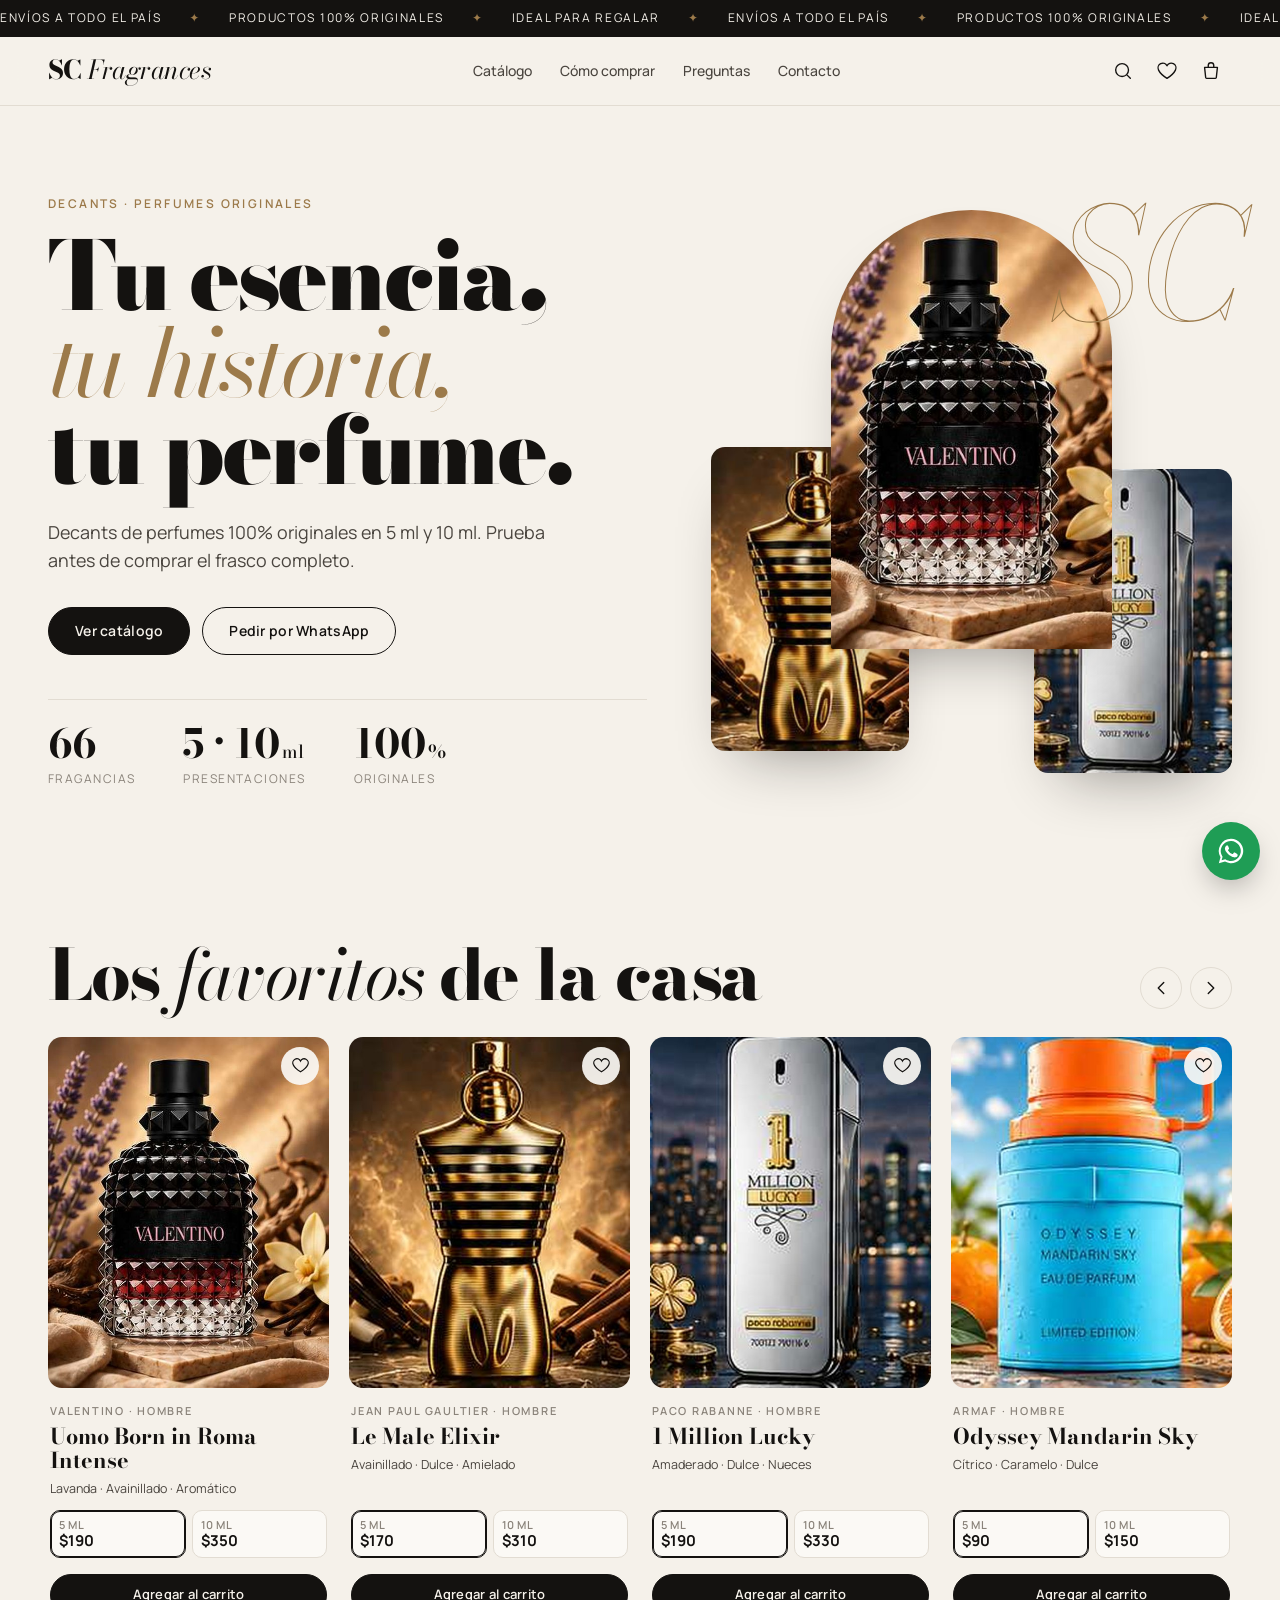
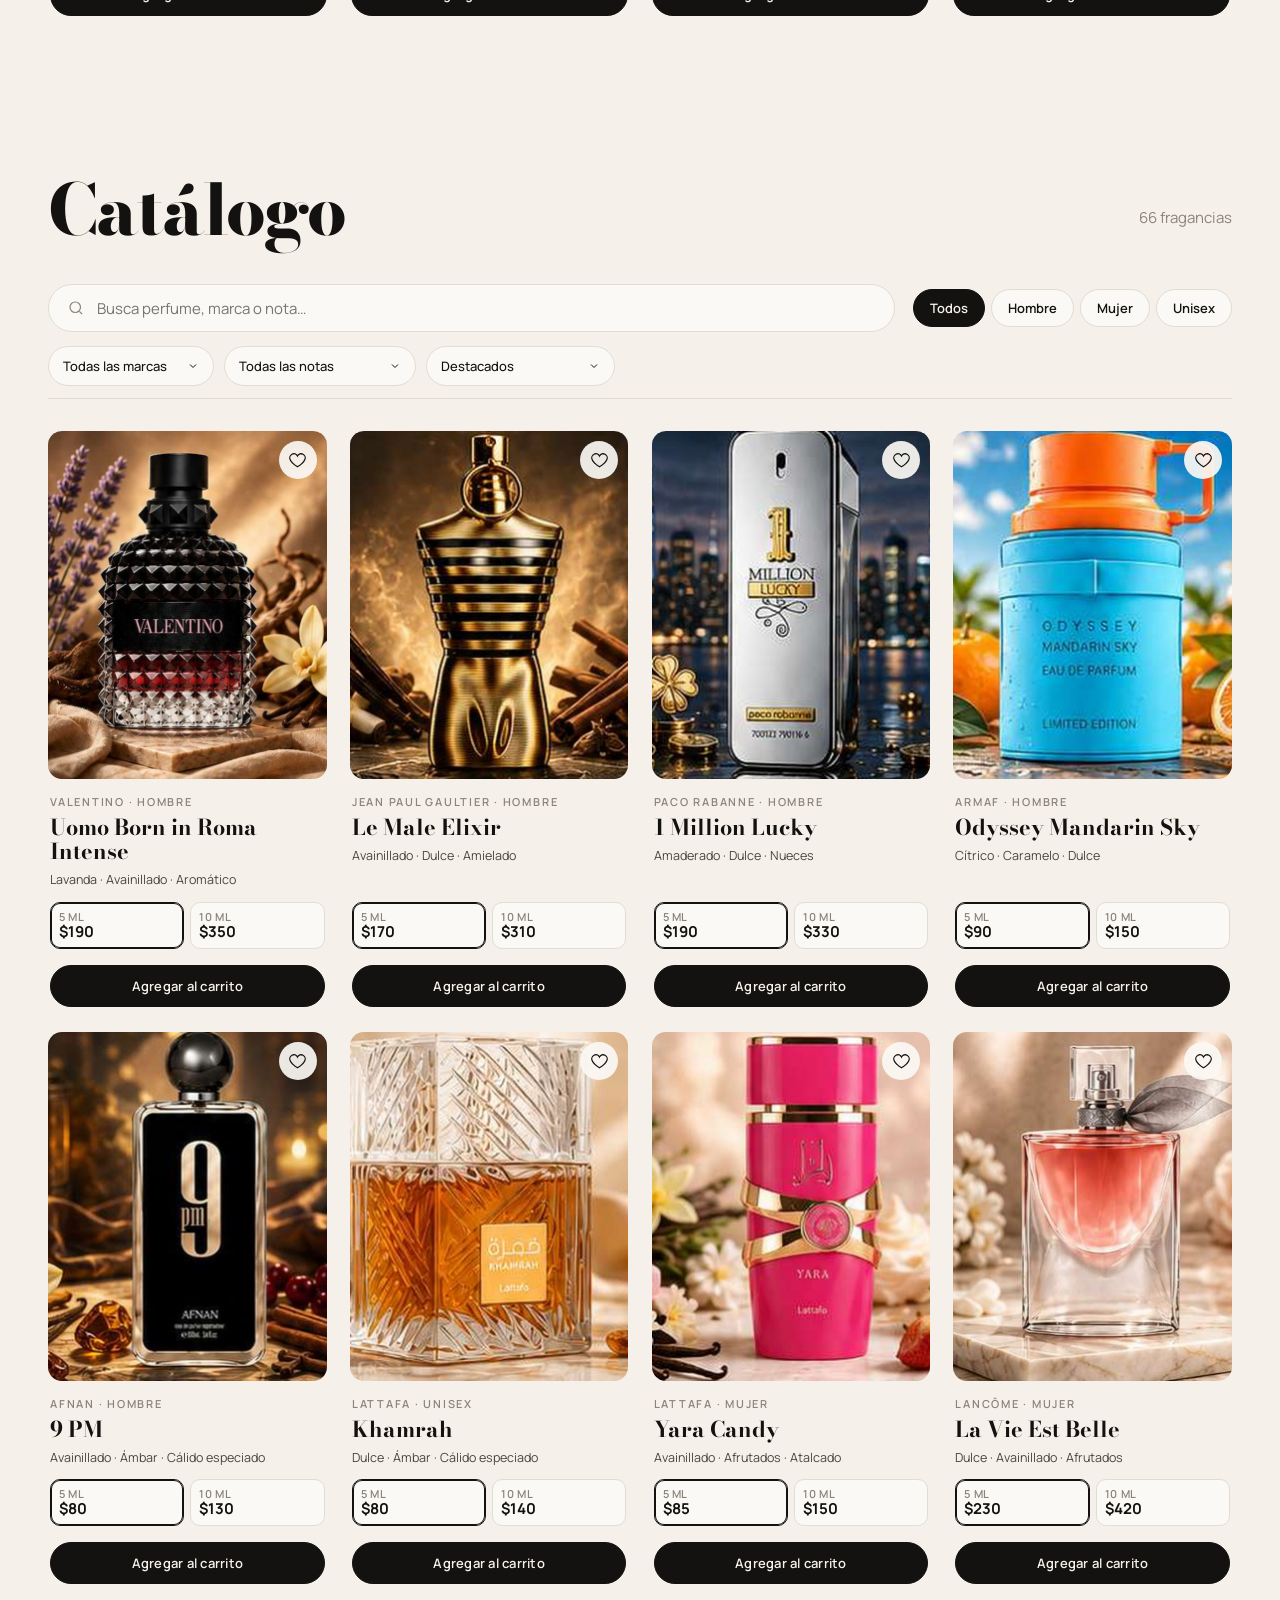
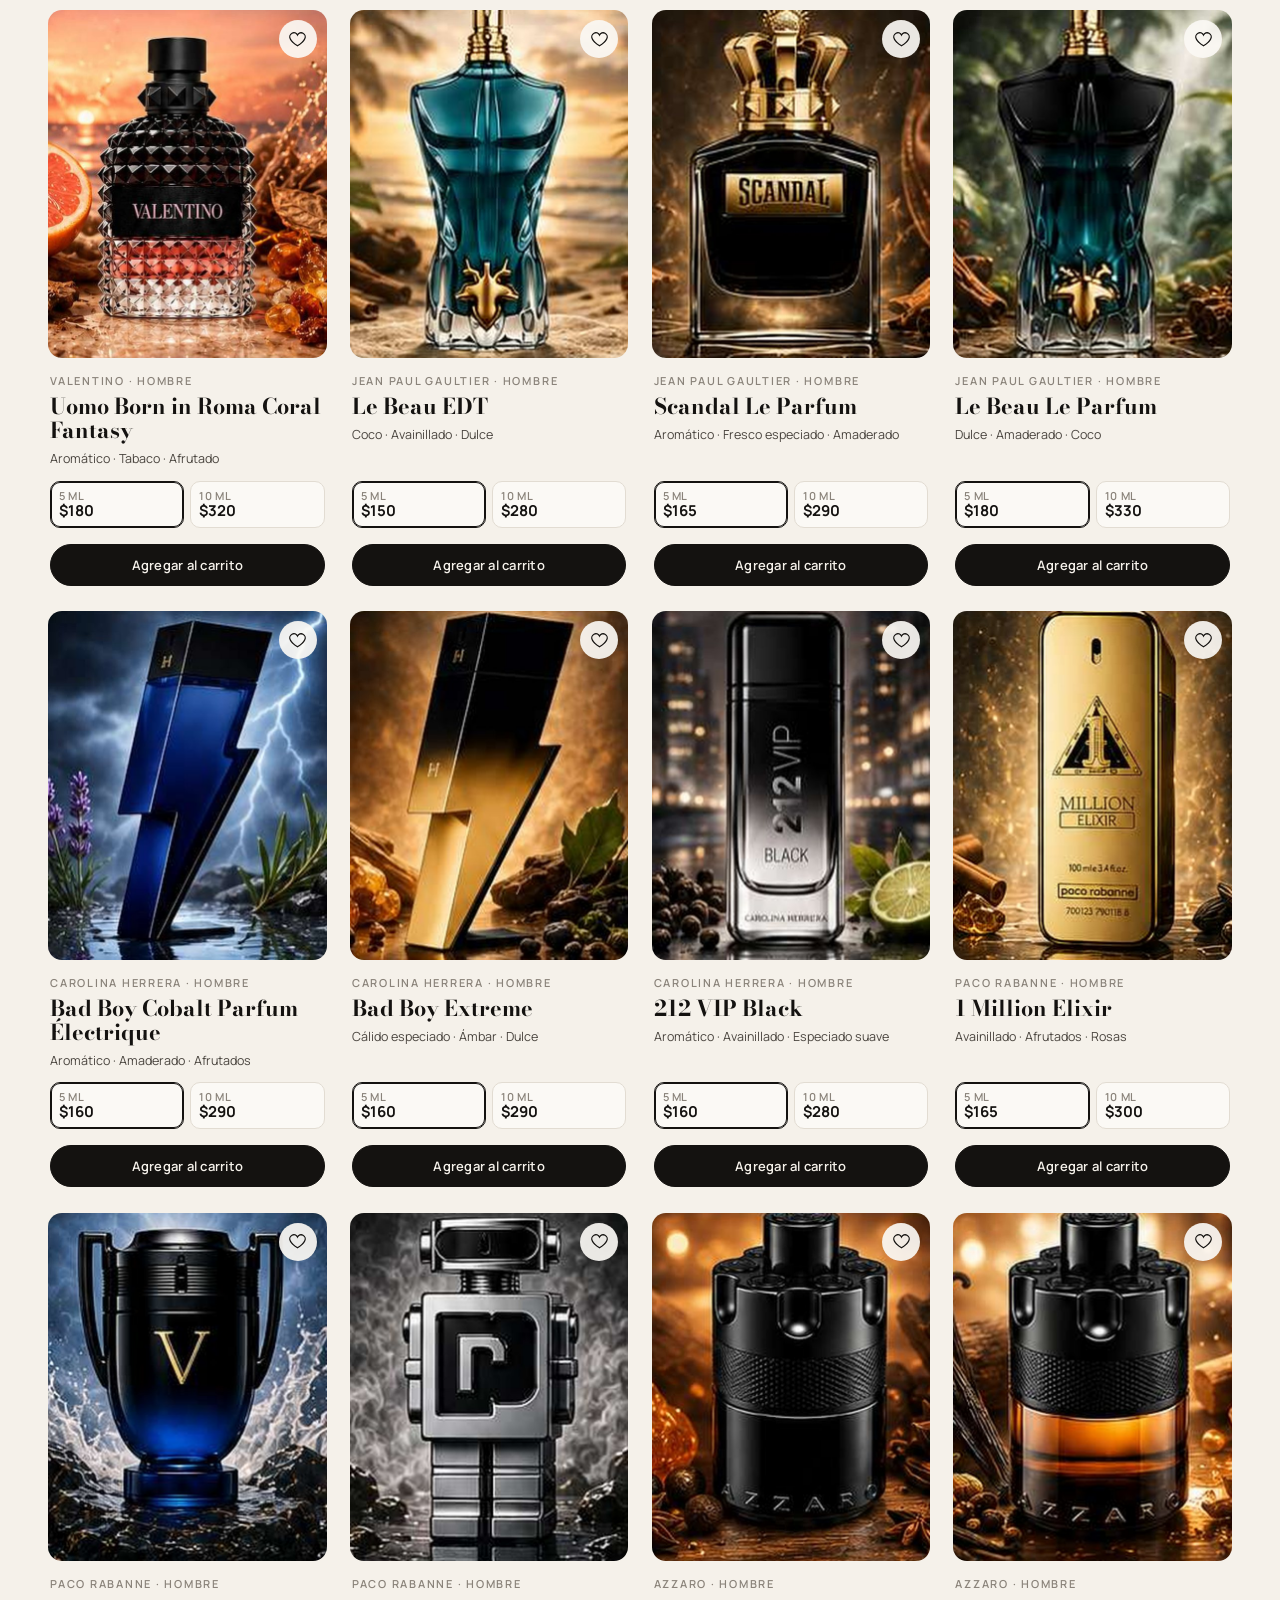
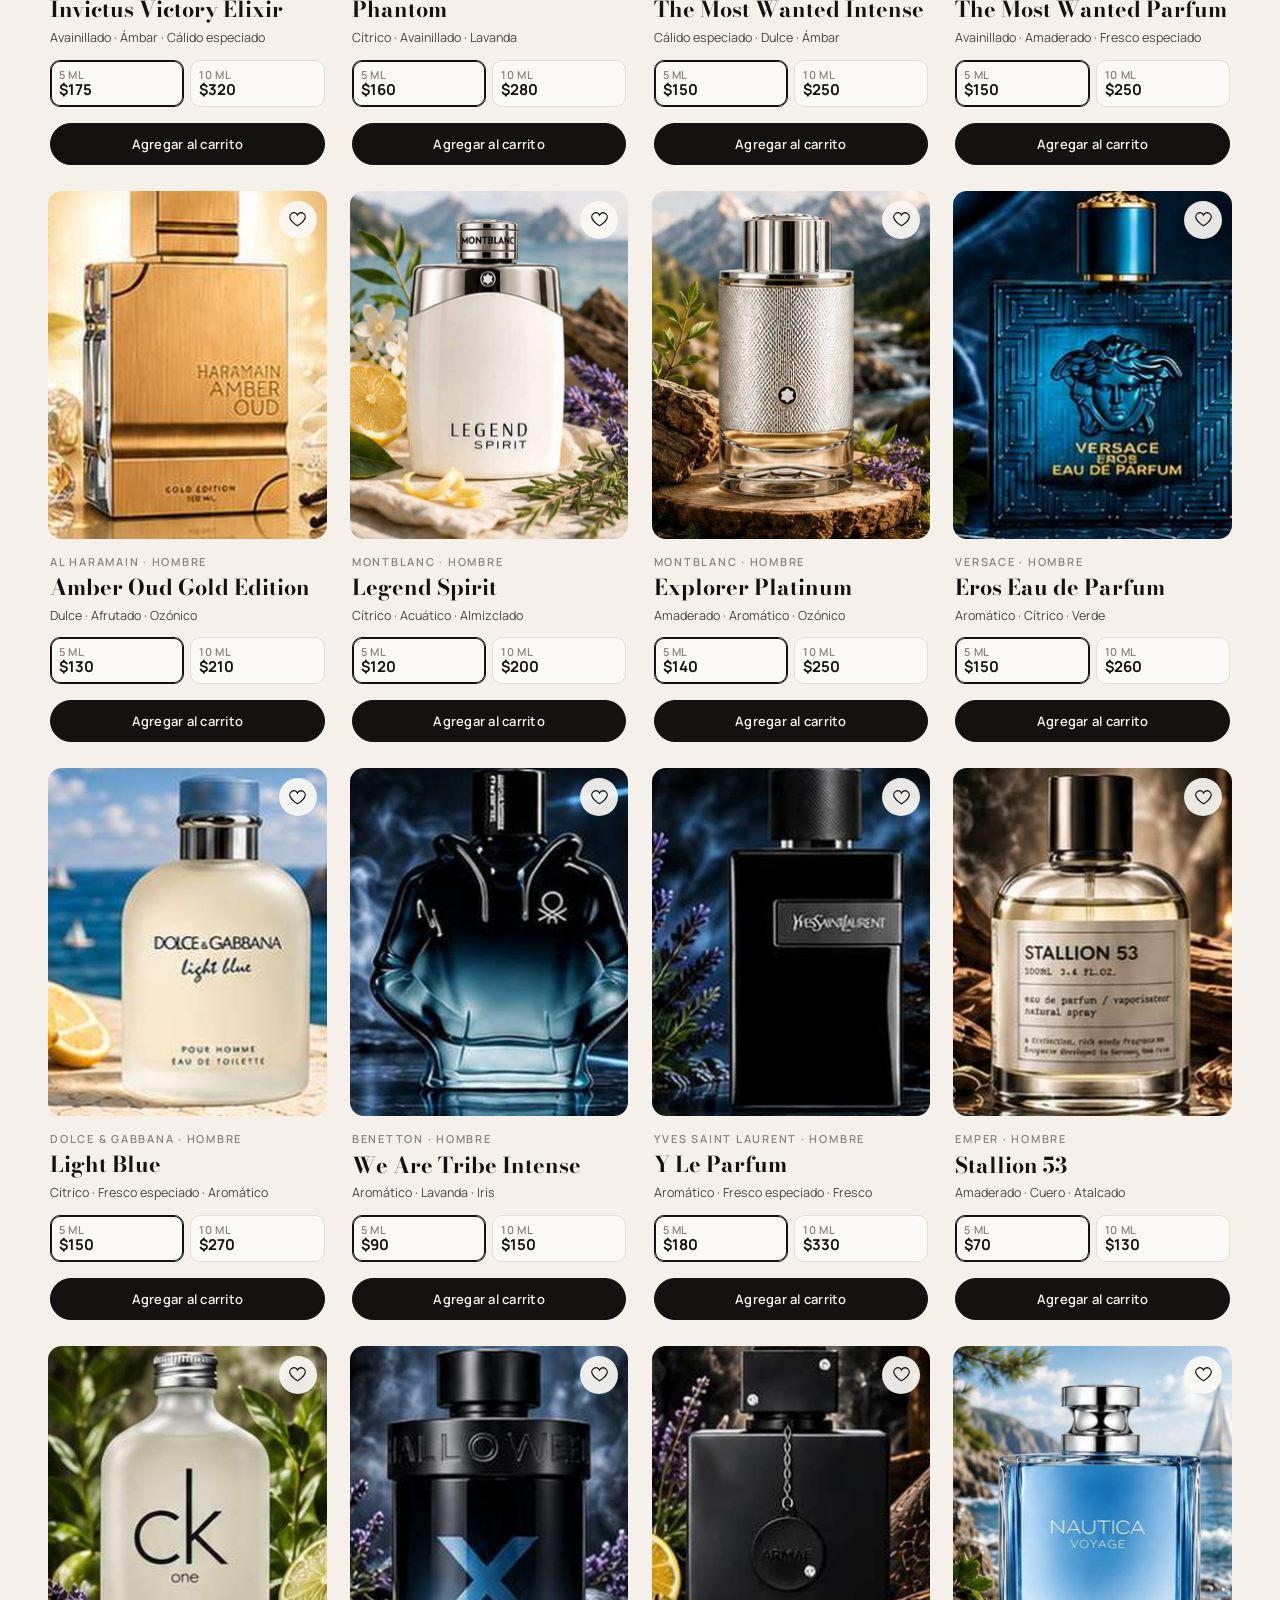
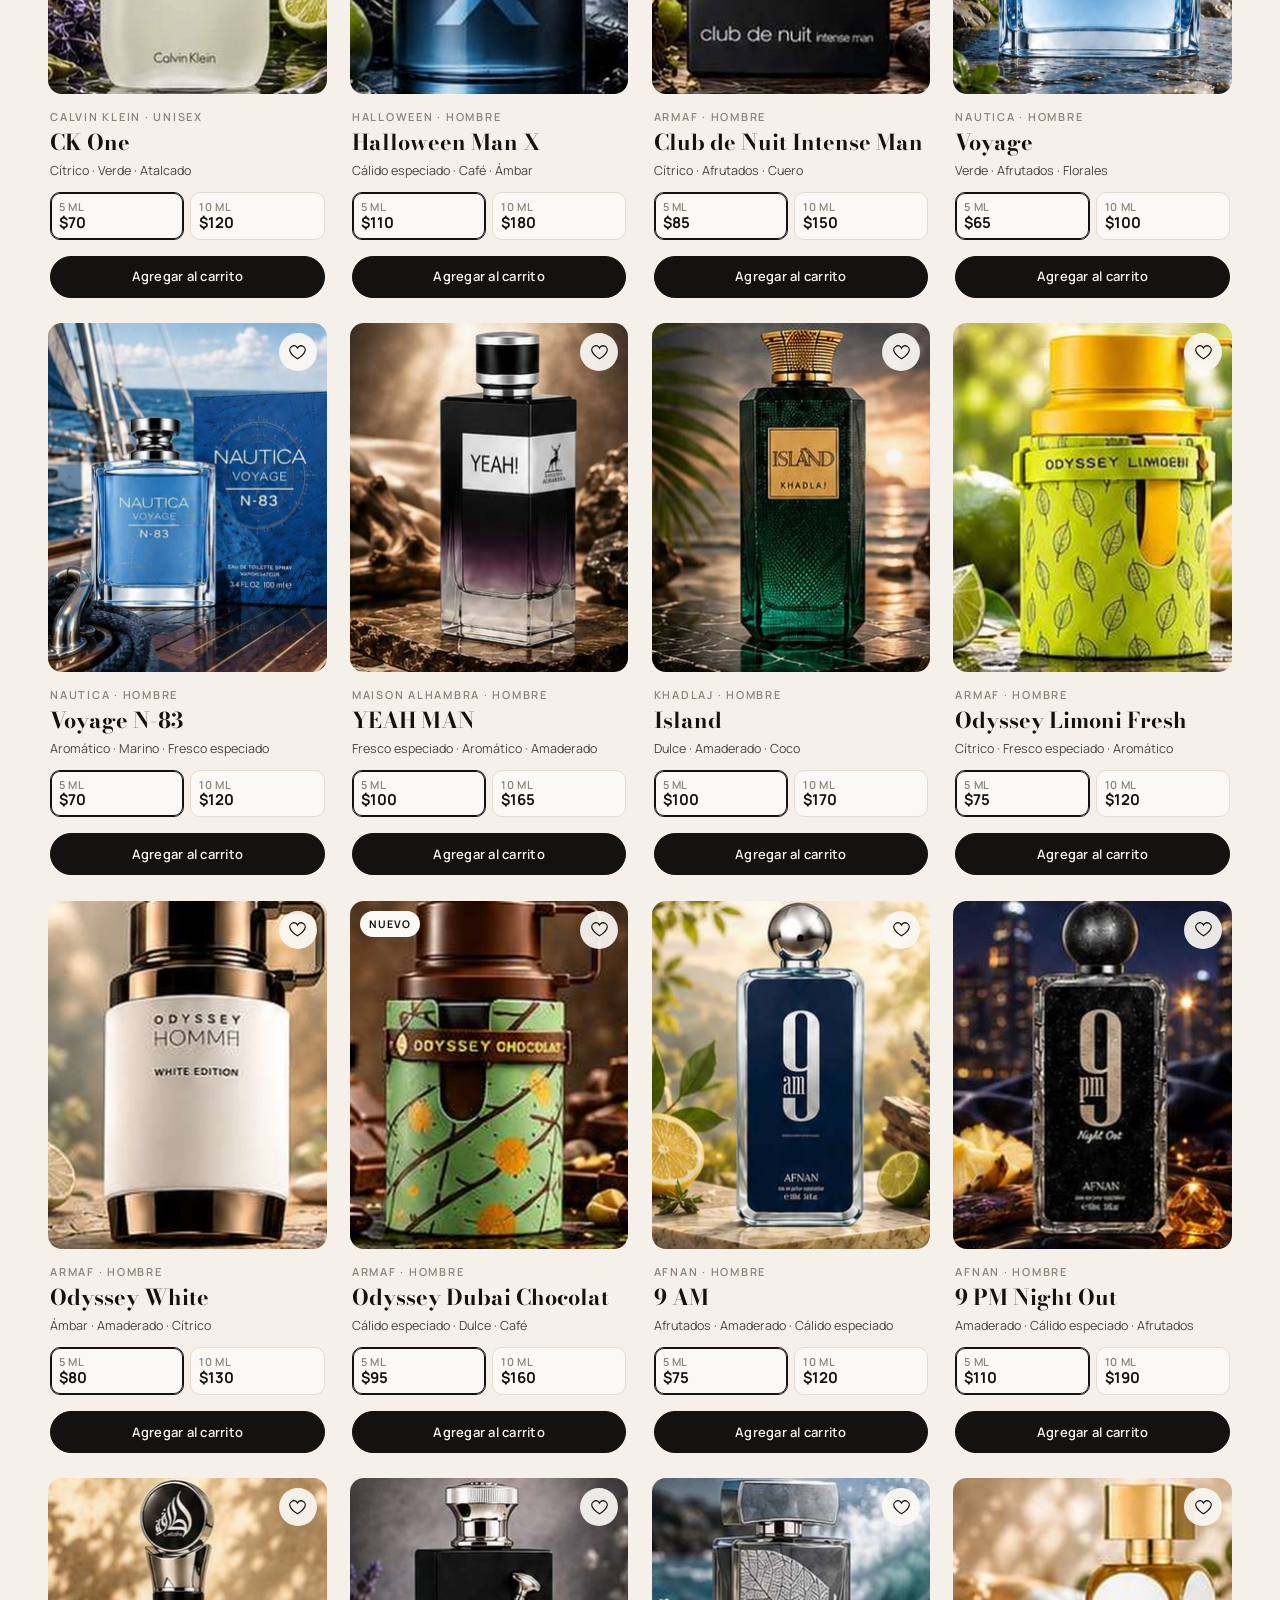
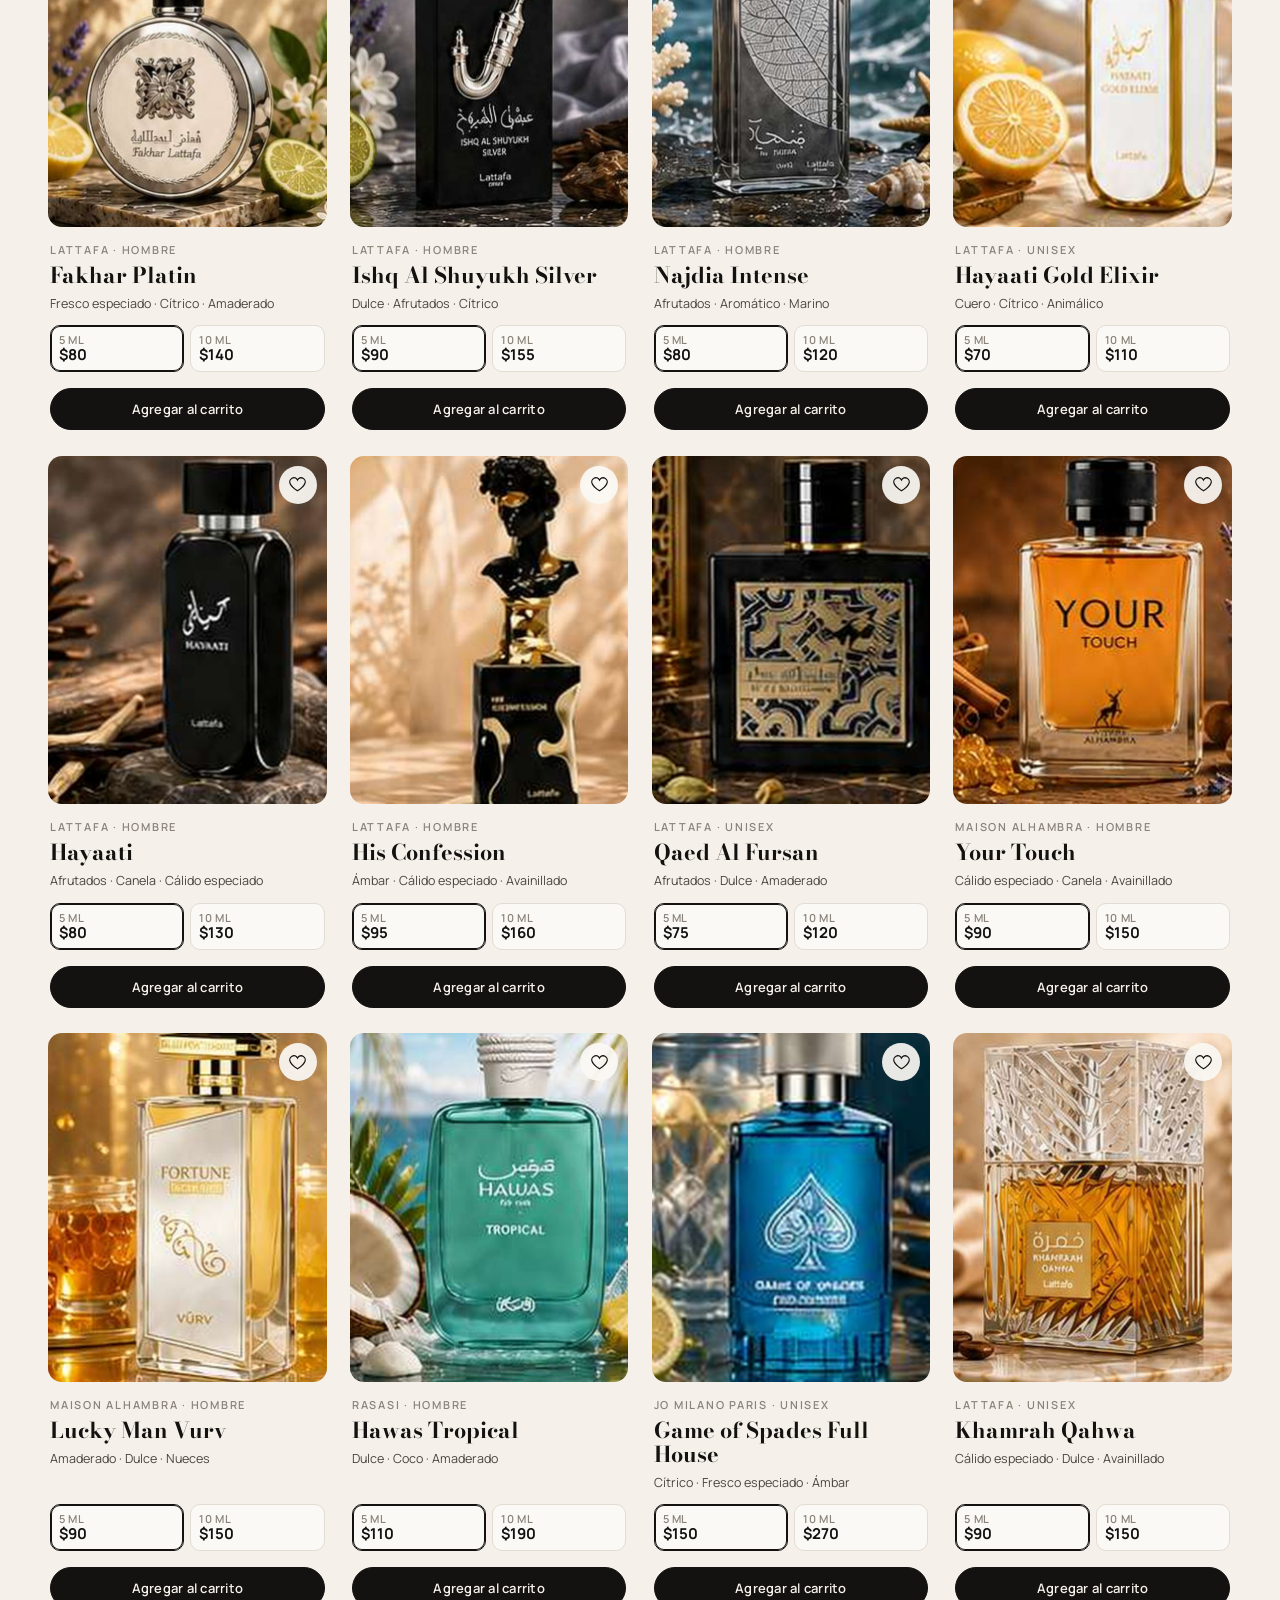
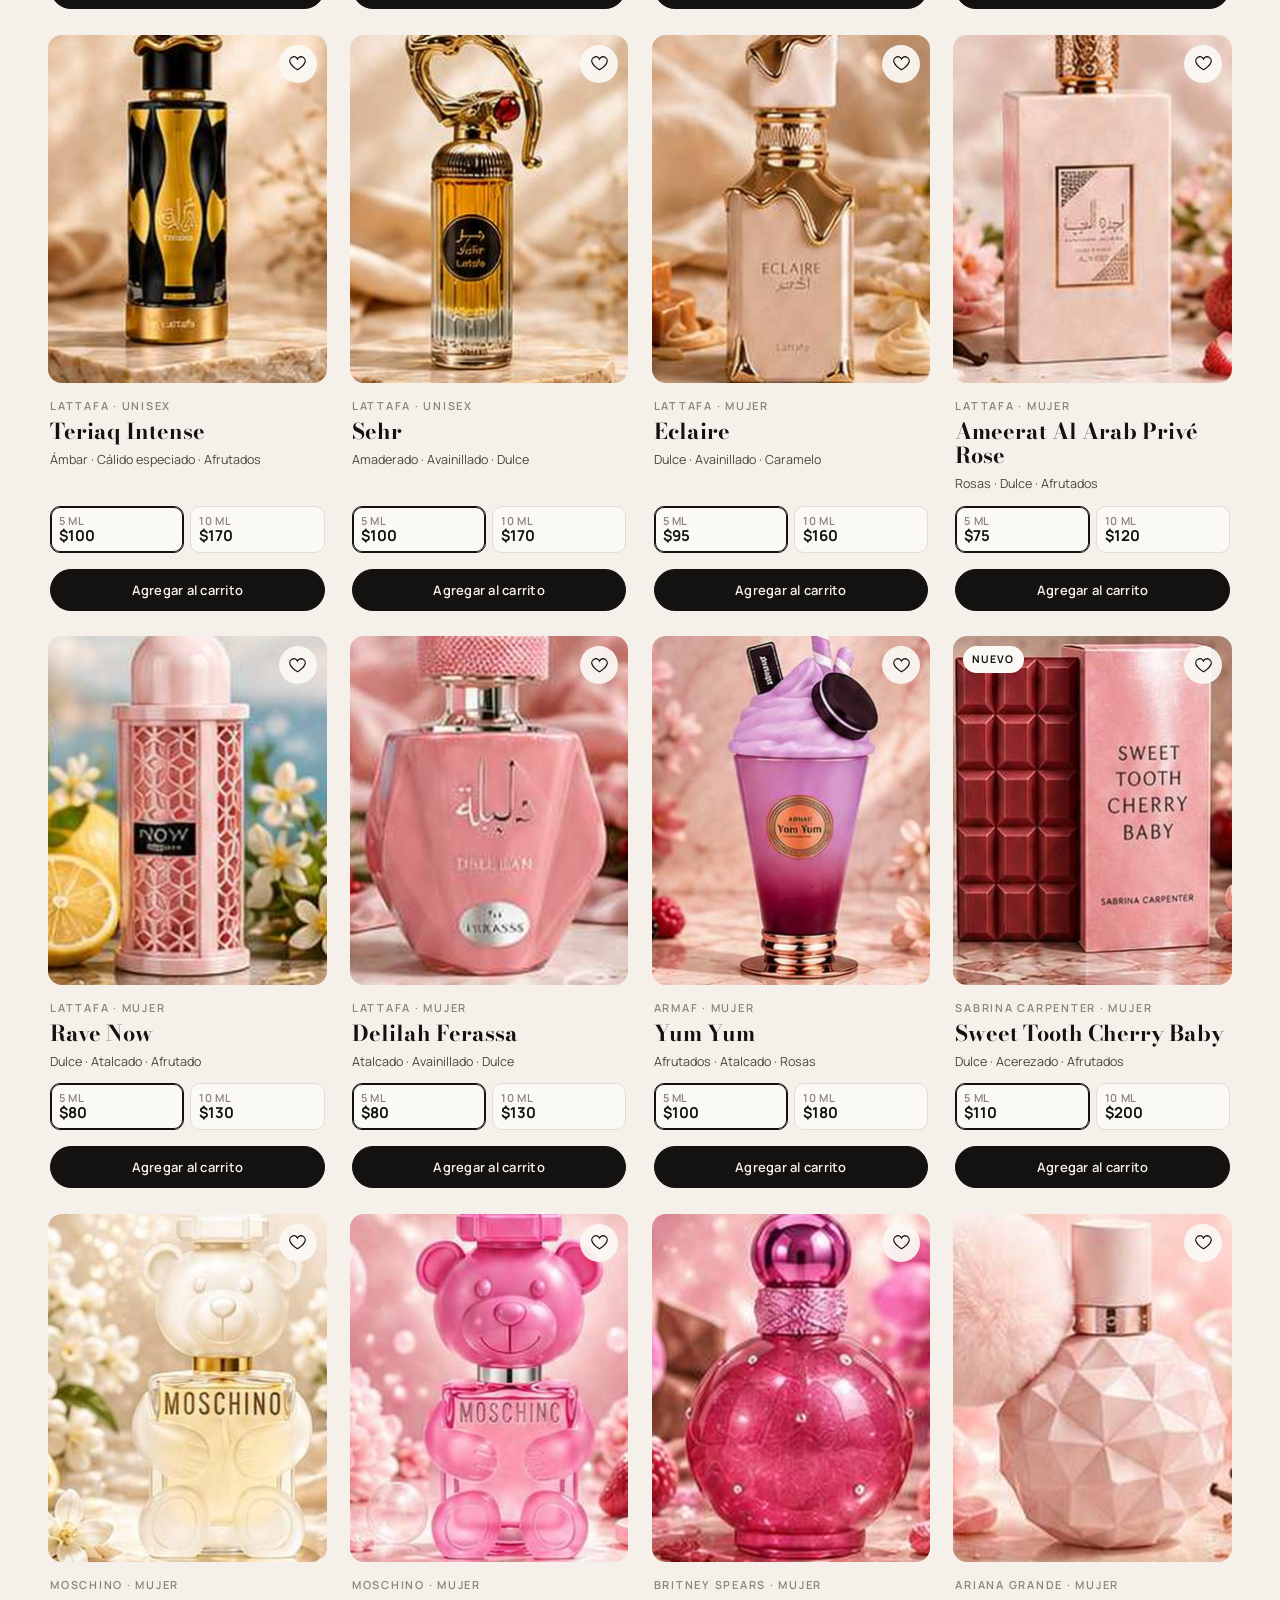
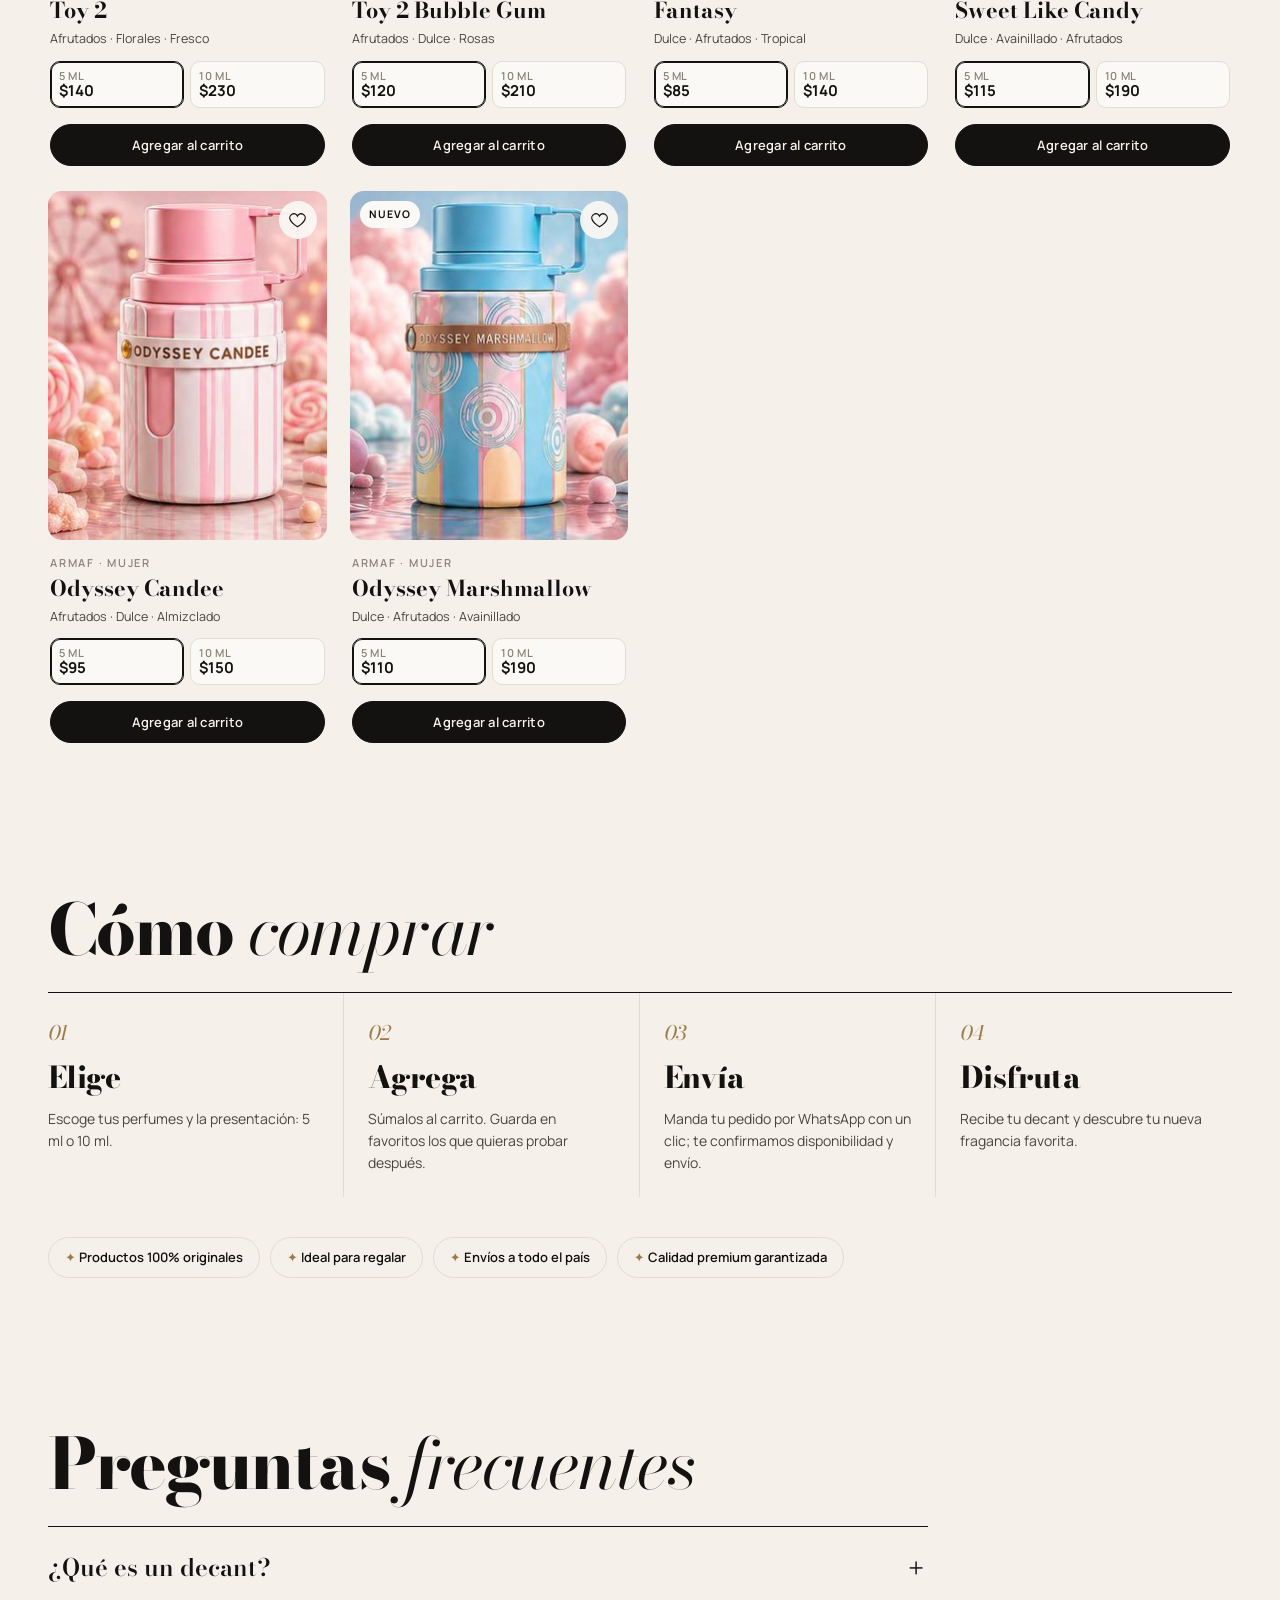
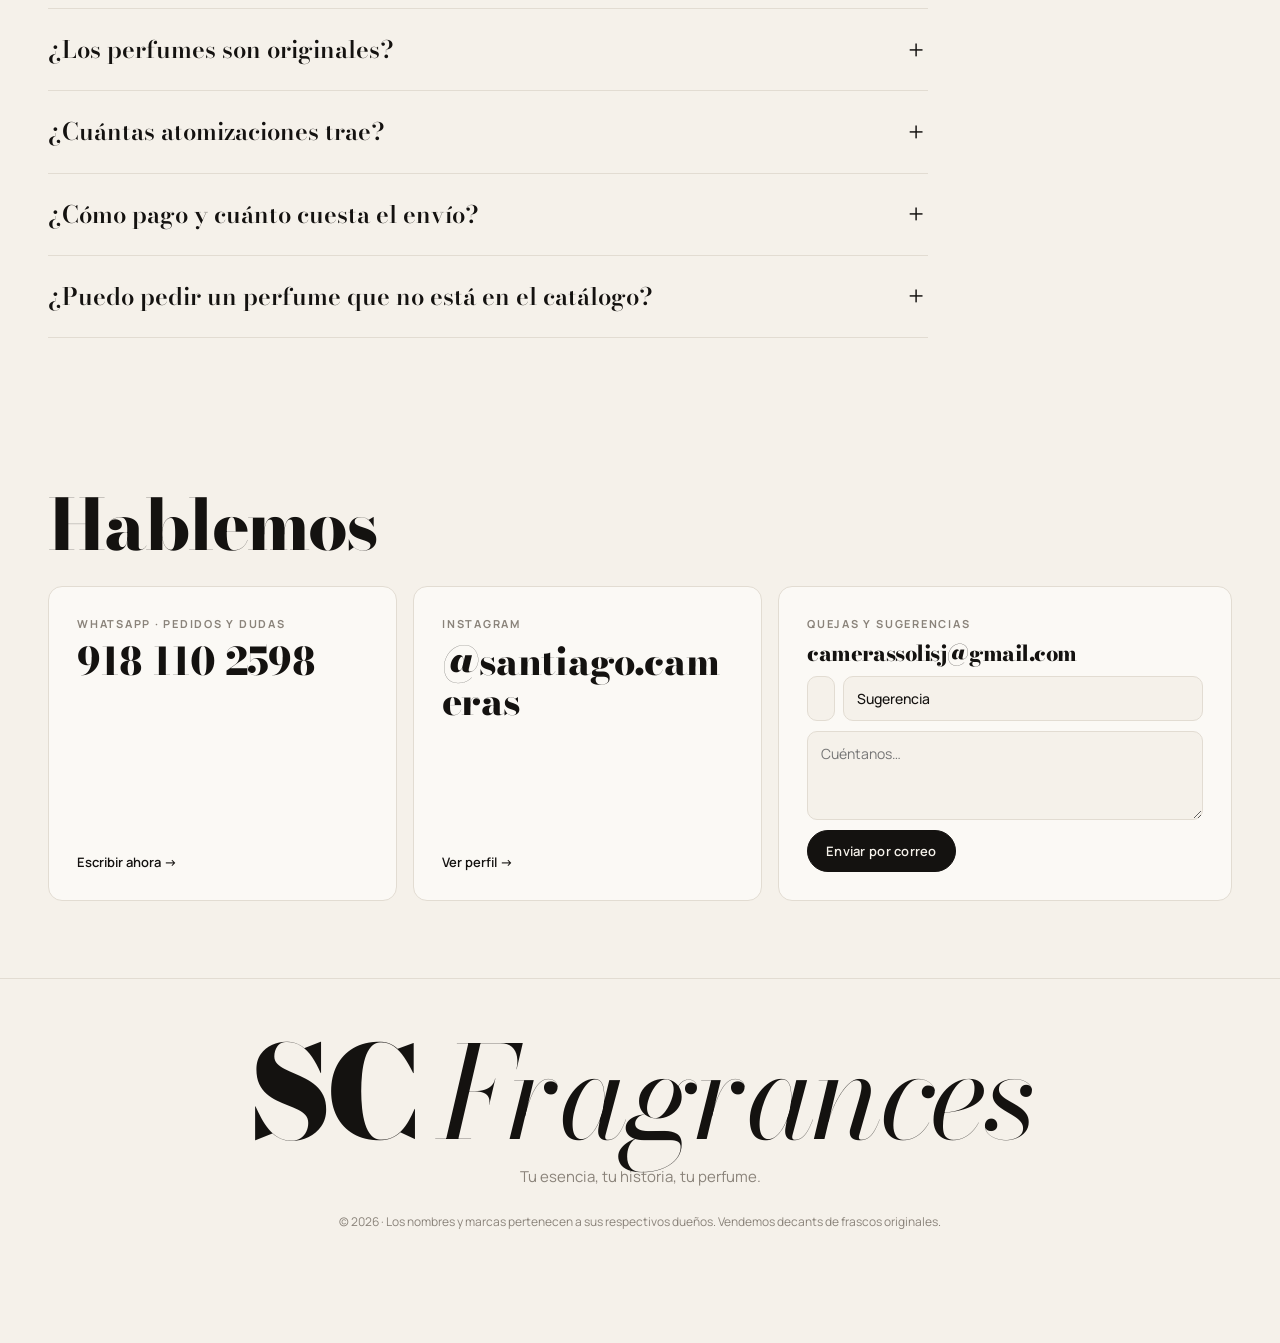
<file: index.html>
<!doctype html>
<html lang="es">
<head>
  <meta charset="utf-8">
  <meta name="viewport" content="width=device-width, initial-scale=1">
  <title>SC Fragrances — Decants de perfumes originales</title>
  <meta name="description" content="Decants de perfumes 100% originales en 5 ml y 10 ml. Compra fácil por WhatsApp.">
  <link rel="icon" href="data:image/svg+xml,%3Csvg xmlns='http://www.w3.org/2000/svg' viewBox='0 0 64 64'%3E%3Crect width='64' height='64' rx='14' fill='%23111'/%3E%3Ctext x='32' y='43' font-family='Georgia,serif' font-size='28' font-style='italic' fill='%23f4efe7' text-anchor='middle'%3ESC%3C/text%3E%3C/svg%3E">
  <link rel="preconnect" href="https://fonts.googleapis.com">
  <link rel="preconnect" href="https://fonts.gstatic.com" crossorigin>
  <link href="https://fonts.googleapis.com/css2?family=Bodoni+Moda:ital,opsz,wght@0,6..96,400..900;1,6..96,400..900&family=Manrope:wght@400;500;600;700&display=swap" rel="stylesheet">
  <link rel="stylesheet" href="css/styles.css">
</head>
<body>
  <div class="preview-bar" id="previewBar" hidden>Vista previa del borrador · Solo tú ves esto · <a href="admin.html">Volver al panel</a></div>

  <div class="announce" aria-label="Avisos"><div class="announce__track" id="announce"></div></div>

  <header class="header" id="top">
    <div class="header__inner">
      <a href="#top" class="logo" id="logo">SC <em>Fragrances</em></a>
      <nav class="nav" aria-label="Principal">
        <a href="#catalogo">Catálogo</a>
        <a href="#como-comprar">Cómo comprar</a>
        <a href="#preguntas">Preguntas</a>
        <a href="#contacto">Contacto</a>
      </nav>
      <div class="header__actions">
        <button class="icon-btn" id="openSearch" aria-label="Buscar">
          <svg viewBox="0 0 24 24"><circle cx="11" cy="11" r="7"/><path d="m20 20-3.5-3.5"/></svg>
        </button>
        <button class="icon-btn" id="openFavs" aria-label="Favoritos">
          <svg viewBox="0 0 24 24"><path d="M12 20s-7-4.4-9.2-9A5 5 0 0 1 12 6.3 5 5 0 0 1 21.2 11C19 15.6 12 20 12 20Z"/></svg>
          <span class="badge" id="favCount" hidden>0</span>
        </button>
        <button class="icon-btn" id="openCart" aria-label="Carrito">
          <svg viewBox="0 0 24 24"><path d="M5 8h14l-1.2 11.1a1 1 0 0 1-1 .9H7.2a1 1 0 0 1-1-.9L5 8Z"/><path d="M9 8V6a3 3 0 0 1 6 0v2"/></svg>
          <span class="badge" id="cartCount" hidden>0</span>
        </button>
      </div>
    </div>
  </header>

  <main>
    <section class="hero">
      <div class="hero__text">
        <p class="eyebrow">Decants · Perfumes originales</p>
        <h1 class="hero__title" id="heroTitle">Tu esencia, <em>tu historia,</em> tu perfume.</h1>
        <p class="hero__sub" id="heroSub"></p>
        <div class="hero__cta">
          <a href="#catalogo" class="btn btn--dark">Ver catálogo</a>
          <a href="#" class="btn btn--ghost" id="heroWa">Pedir por WhatsApp</a>
        </div>
        <dl class="stats">
          <div><dt id="statCount">0</dt><dd>fragancias</dd></div>
          <div><dt>5 · 10<small>ml</small></dt><dd>presentaciones</dd></div>
          <div><dt>100<small>%</small></dt><dd>originales</dd></div>
        </dl>
      </div>
      <div class="hero__art" id="heroArt" aria-hidden="true"></div>
    </section>

    <section class="section" id="destacados-wrap">
      <div class="section__head">
        <h2 class="section__title">Los <em>favoritos</em> de la casa</h2>
        <div class="scroller-nav">
          <button class="icon-btn icon-btn--line" data-scroll="-1" aria-label="Anterior"><svg viewBox="0 0 24 24"><path d="m15 6-6 6 6 6"/></svg></button>
          <button class="icon-btn icon-btn--line" data-scroll="1" aria-label="Siguiente"><svg viewBox="0 0 24 24"><path d="m9 6 6 6-6 6"/></svg></button>
        </div>
      </div>
      <div class="scroller" id="featured"></div>
    </section>

    <section class="section" id="catalogo">
      <div class="section__head section__head--stack">
        <h2 class="section__title">Catálogo</h2>
        <p class="muted" id="resultCount"></p>
      </div>

      <div class="toolbar">
        <label class="search">
          <svg viewBox="0 0 24 24"><circle cx="11" cy="11" r="7"/><path d="m20 20-3.5-3.5"/></svg>
          <input type="search" id="q" placeholder="Busca perfume, marca o nota…" autocomplete="off">
        </label>
        <div class="chips" id="genderChips" role="group" aria-label="Género">
          <button class="chip is-active" data-g="">Todos</button>
          <button class="chip" data-g="Hombre">Hombre</button>
          <button class="chip" data-g="Mujer">Mujer</button>
          <button class="chip" data-g="Unisex">Unisex</button>
        </div>
        <div class="selects">
          <select id="brand" aria-label="Marca"><option value="">Todas las marcas</option></select>
          <select id="note" aria-label="Nota olfativa"><option value="">Todas las notas</option></select>
          <select id="sort" aria-label="Ordenar">
            <option value="destacados">Destacados</option>
            <option value="precio-asc">Precio: menor a mayor</option>
            <option value="precio-desc">Precio: mayor a menor</option>
            <option value="az">Nombre: A–Z</option>
            <option value="nuevos">Novedades</option>
          </select>
        </div>
      </div>

      <div class="grid" id="grid"></div>
      <div class="empty" id="empty" hidden>
        <p class="empty__title">No encontramos ese aroma.</p>
        <p class="muted">Prueba con otra búsqueda o <a href="#" id="emptyWa">pregúntanos por WhatsApp</a>; podemos conseguirlo.</p>
      </div>
    </section>

    <section class="section steps-wrap" id="como-comprar">
      <h2 class="section__title">Cómo <em>comprar</em></h2>
      <ol class="steps">
        <li><span>01</span><h3>Elige</h3><p>Escoge tus perfumes y la presentación: 5 ml o 10 ml.</p></li>
        <li><span>02</span><h3>Agrega</h3><p>Súmalos al carrito. Guarda en favoritos los que quieras probar después.</p></li>
        <li><span>03</span><h3>Envía</h3><p>Manda tu pedido por WhatsApp con un clic; te confirmamos disponibilidad y envío.</p></li>
        <li><span>04</span><h3>Disfruta</h3><p>Recibe tu decant y descubre tu nueva fragancia favorita.</p></li>
      </ol>
      <ul class="perks">
        <li>Productos 100% originales</li>
        <li>Ideal para regalar</li>
        <li>Envíos a todo el país</li>
        <li>Calidad premium garantizada</li>
      </ul>
    </section>

    <section class="section" id="preguntas">
      <h2 class="section__title">Preguntas <em>frecuentes</em></h2>
      <div class="faq">
        <details><summary>¿Qué es un decant?</summary><p>Es una porción del perfume original, trasvasada de su frasco a un atomizador más pequeño (5 ml o 10 ml). Así puedes usar perfumes de diseñador o nicho sin pagar el frasco completo.</p></details>
        <details><summary>¿Los perfumes son originales?</summary><p>Sí. Todos los decants se preparan a partir de frascos 100% originales.</p></details>
        <details><summary>¿Cuántas atomizaciones trae?</summary><p>Aproximadamente 70 atomizaciones en 5 ml y 140 en 10 ml, según el atomizador y el uso.</p></details>
        <details><summary>¿Cómo pago y cuánto cuesta el envío?</summary><p id="faqShipping"></p></details>
        <details><summary>¿Puedo pedir un perfume que no está en el catálogo?</summary><p>¡Claro! Escríbenos por WhatsApp y te decimos si podemos conseguirlo.</p></details>
      </div>
    </section>

    <section class="section contact" id="contacto">
      <h2 class="section__title">Hablemos</h2>
      <div class="contact__grid">
        <a class="contact__card" id="contactWa" target="_blank" rel="noopener">
          <span class="contact__label">WhatsApp · pedidos y dudas</span>
          <span class="contact__value" id="contactWaNum"></span>
          <span class="contact__go">Escribir ahora →</span>
        </a>
        <a class="contact__card" id="contactIg" target="_blank" rel="noopener">
          <span class="contact__label">Instagram</span>
          <span class="contact__value" id="contactIgUser"></span>
          <span class="contact__go">Ver perfil →</span>
        </a>
        <form class="contact__card contact__form" id="mailForm">
          <span class="contact__label">Quejas y sugerencias</span>
          <span class="contact__value contact__value--sm" id="contactMail"></span>
          <div class="field-row">
            <input name="nombre" placeholder="Tu nombre" required>
            <select name="tipo" aria-label="Tipo de mensaje">
              <option>Sugerencia</option><option>Queja</option><option>Otro</option>
            </select>
          </div>
          <textarea name="mensaje" rows="3" placeholder="Cuéntanos…" required></textarea>
          <button class="btn btn--dark btn--sm" type="submit">Enviar por correo</button>
        </form>
      </div>
    </section>
  </main>

  <footer class="footer">
    <p class="footer__brand" id="footBrand">SC <em>Fragrances</em></p>
    <p class="muted" id="footTag"></p>
    <p class="footer__small">© <span id="year"></span> · Los nombres y marcas pertenecen a sus respectivos dueños. Vendemos decants de frascos originales.</p>
  </footer>

  <a class="wa-float" id="waFloat" target="_blank" rel="noopener" aria-label="Escríbenos por WhatsApp">
    <svg viewBox="0 0 32 32"><path d="M16 3a13 13 0 0 0-11.2 19.6L3 29l6.6-1.7A13 13 0 1 0 16 3Zm0 23.7c-2 0-4-.6-5.7-1.6l-.4-.2-3.9 1 1-3.8-.3-.4A10.7 10.7 0 1 1 16 26.7Zm5.9-8c-.3-.2-1.9-1-2.2-1-.3-.1-.5-.2-.7.2l-1 1.2c-.2.2-.4.2-.7.1a8.8 8.8 0 0 1-4.4-3.8c-.3-.6.3-.5 1-1.7.1-.2 0-.4 0-.6l-1-2.4c-.3-.6-.5-.5-.7-.5h-.6c-.2 0-.6.1-.9.4-.3.4-1.2 1.2-1.2 2.8s1.2 3.3 1.4 3.5c.2.2 2.4 3.6 5.8 5 2.1 1 3 1 4 .8.7-.1 1.9-.8 2.2-1.5.3-.8.3-1.4.2-1.5l-.7-.3Z"/></svg>
  </a>

  <!-- Detalle de producto -->
  <dialog class="modal" id="productModal" aria-labelledby="pmName">
    <button class="icon-btn modal__close" data-close aria-label="Cerrar"><svg viewBox="0 0 24 24"><path d="M6 6l12 12M18 6 6 18"/></svg></button>
    <div class="pm" id="pmBody"></div>
  </dialog>

  <!-- Paneles laterales -->
  <div class="scrim" id="scrim" hidden></div>
  <aside class="drawer" id="cartDrawer" aria-label="Carrito" aria-hidden="true">
    <div class="drawer__head"><h2>Tu carrito</h2><button class="icon-btn" data-close-drawer aria-label="Cerrar"><svg viewBox="0 0 24 24"><path d="M6 6l12 12M18 6 6 18"/></svg></button></div>
    <div class="drawer__body" id="cartItems"></div>
    <div class="drawer__foot" id="cartFoot">
      <div class="total"><span>Subtotal</span><strong id="cartTotal">$0</strong></div>
      <p class="muted small" id="cartShip"></p>
      <button class="btn btn--dark btn--block" id="buyHere">Finalizar compra</button>
      <button class="btn btn--ghost btn--block" id="checkout">Pedir por WhatsApp</button>
      <p class="muted small cart-pay" id="cartPay"></p>
      <button class="link-btn" id="clearCart">Vaciar carrito</button>
    </div>
  </aside>
  <aside class="drawer" id="favDrawer" aria-label="Favoritos" aria-hidden="true">
    <div class="drawer__head"><h2>Favoritos</h2><button class="icon-btn" data-close-drawer aria-label="Cerrar"><svg viewBox="0 0 24 24"><path d="M6 6l12 12M18 6 6 18"/></svg></button></div>
    <div class="drawer__body" id="favItems"></div>
  </aside>

  <!-- Compra directa -->
  <dialog class="modal co-modal" id="checkoutModal" aria-label="Finalizar compra">
    <button class="icon-btn modal__close" data-close aria-label="Cerrar"><svg viewBox="0 0 24 24"><path d="M6 6l12 12M18 6 6 18"/></svg></button>
    <div class="co" id="coBody"></div>
  </dialog>

  <div class="toast" id="toast" role="status" aria-live="polite"></div>

  <script src="data/productos.js"></script>
  <script src="js/common.js"></script>
  <script src="js/store.js"></script>
  <script src="js/checkout.js"></script>
</body>
</html>
</file>
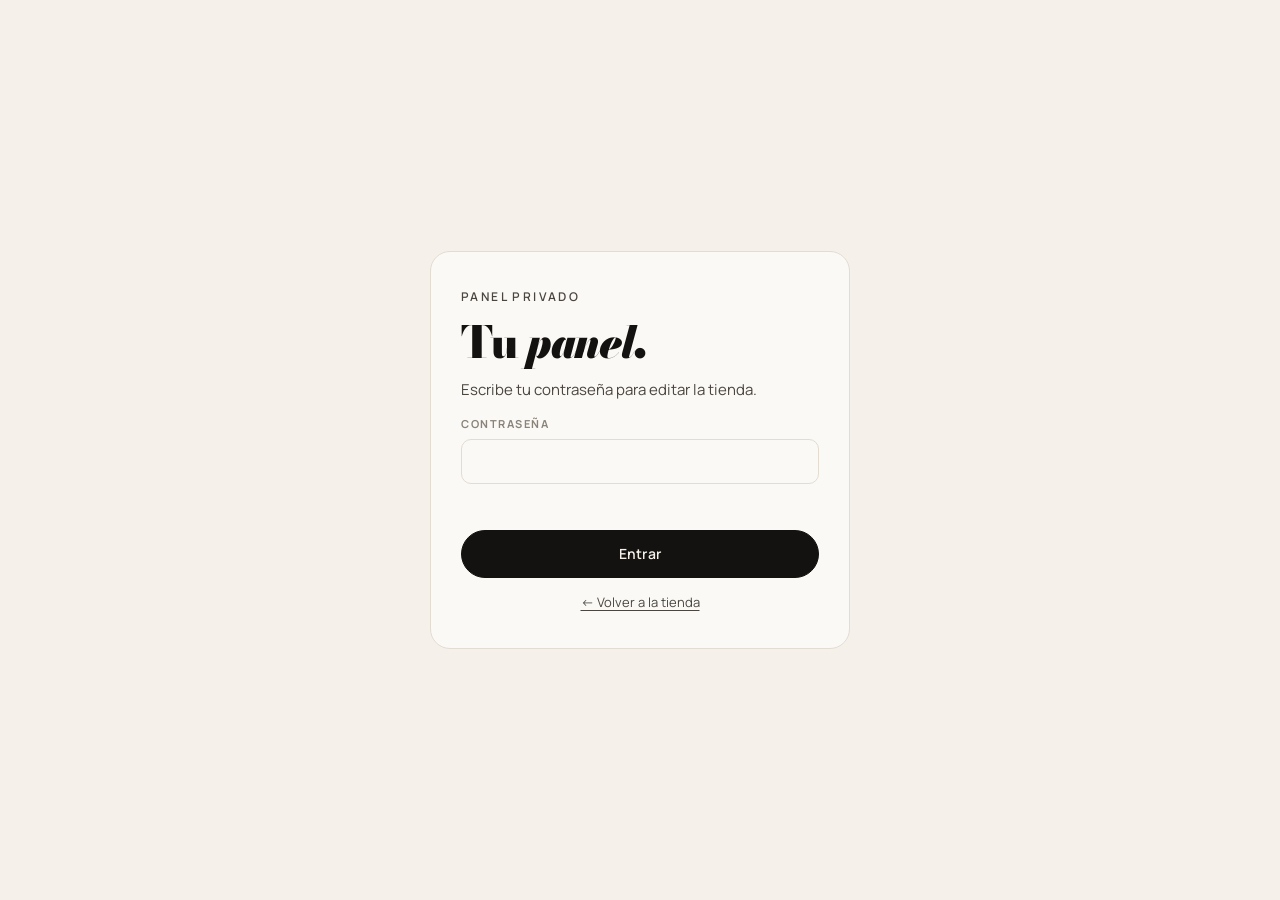
<file: admin.html>
<!doctype html>
<html lang="es">
<head>
  <meta charset="utf-8">
  <meta name="viewport" content="width=device-width, initial-scale=1">
  <meta name="robots" content="noindex, nofollow">
  <title>Panel · SC Fragrances</title>
  <link rel="preconnect" href="https://fonts.googleapis.com">
  <link rel="preconnect" href="https://fonts.gstatic.com" crossorigin>
  <link href="https://fonts.googleapis.com/css2?family=Bodoni+Moda:ital,opsz,wght@0,6..96,400..900;1,6..96,400..900&family=Manrope:wght@400;500;600;700&display=swap" rel="stylesheet">
  <link rel="stylesheet" href="css/styles.css">
</head>
<body class="admin">

  <!-- Acceso -->
  <section class="login" id="login">
    <form class="login__card" id="loginForm">
      <p class="eyebrow" style="margin:0">Panel privado</p>
      <h1>Tu <em>panel.</em></h1>
      <p id="loginMsg">Escribe tu contraseña para editar la tienda.</p>
      <label class="field"><span>Contraseña</span><input type="password" id="pw" autocomplete="current-password" required></label>
      <label class="field" id="pw2Wrap" hidden><span>Repite la contraseña</span><input type="password" id="pw2" autocomplete="new-password"></label>
      <p class="login__err" id="loginErr"></p>
      <button class="btn btn--dark btn--block" type="submit" id="loginBtn">Entrar</button>
      <a class="link-btn" href="index.html" style="align-self:center">← Volver a la tienda</a>
    </form>
  </section>

  <!-- Panel -->
  <div class="admin-shell" id="app" hidden>
    <header class="admin-top">
      <a class="logo" href="index.html" id="aLogo">SC <em>Fragrances</em></a>
      <span class="pill">Panel</span>
      <div class="admin-top__actions">
        <a class="btn btn--ghost btn--sm" href="index.html?preview=1" target="_blank">Vista previa</a>
        <button class="btn btn--dark btn--sm" id="downloadTop">Descargar productos.js</button>
        <button class="btn btn--sm btn--ghost" id="logout">Salir</button>
      </div>
    </header>

    <div class="status" id="status"></div>

    <nav class="tabs" role="tablist">
      <button class="tab is-active" data-tab="productos">Perfumes</button>
      <button class="tab" data-tab="config">Tienda y contacto</button>
      <button class="tab" data-tab="pagos">Pedidos y pagos</button>
      <button class="tab" data-tab="publicar">Publicar y respaldos</button>
    </nav>

    <!-- Perfumes -->
    <section data-panel="productos">
      <div class="admin-bar">
        <label class="search">
          <svg viewBox="0 0 24 24"><circle cx="11" cy="11" r="7"/><path d="m20 20-3.5-3.5"/></svg>
          <input type="search" id="aq" placeholder="Buscar en tus perfumes…">
        </label>
        <select id="aBrand" aria-label="Filtrar marca"><option value="">Todas las marcas</option></select>
        <button class="btn btn--dark btn--sm" id="newProduct">+ Nuevo perfume</button>
      </div>
      <p class="muted small" id="aCount"></p>
      <div class="plist" id="plist"></div>
    </section>

    <!-- Configuración -->
    <section data-panel="config" hidden>
      <form class="panel form" id="cfgForm">
        <h2 class="full">Tu tienda</h2>
        <label class="field"><span>Nombre de la tienda</span><input name="tienda" required></label>
        <label class="field"><span>Eslogan (título grande)</span><input name="eslogan"><small>Usa comas para el estilo: “Tu esencia, tu historia, tu perfume.”</small></label>
        <label class="field full"><span>Texto de presentación</span><textarea name="subtitulo" rows="2"></textarea></label>
        <label class="field full"><span>Barra de avisos (sepáralos con ·)</span><input name="aviso"></label>
        <label class="field full"><span>Información de envío y pago</span><textarea name="envio" rows="2"></textarea></label>

        <h2 class="full" style="margin-top:12px">Contacto</h2>
        <label class="field"><span>WhatsApp (10 dígitos)</span><input name="whatsapp" inputmode="tel"></label>
        <label class="field"><span>Código de país</span><input name="codigoPais" inputmode="numeric"><small>México = 52</small></label>
        <label class="field"><span>Correo de quejas y sugerencias</span><input name="correo" type="email"></label>
        <label class="field"><span>Instagram (sin @)</span><input name="instagram"></label>
        <label class="field"><span>Moneda</span><input name="moneda" maxlength="3"><small>MXN, USD…</small></label>

        <div class="full row-actions"><button class="btn btn--dark" type="submit">Guardar cambios</button></div>
      </form>

      <form class="panel form" id="pwForm">
        <h2 class="full">Cambiar contraseña</h2>
        <label class="field"><span>Nueva contraseña</span><input type="password" id="npw" autocomplete="new-password" minlength="6" required></label>
        <label class="field"><span>Repítela</span><input type="password" id="npw2" autocomplete="new-password" minlength="6" required></label>
        <div class="full row-actions"><button class="btn btn--dark" type="submit">Actualizar contraseña</button></div>
      </form>
    </section>

    <!-- Pedidos y pagos -->
    <section data-panel="pagos" hidden>
      <form class="panel form" id="payForm">
        <h2 class="full">Compra directa en la página</h2>
        <p class="full">Tus clientes pueden pagar en la tienda sin pasar por WhatsApp; el botón de WhatsApp sigue disponible. Cada pedido te llega por correo a <strong id="payMail"></strong>. El botón “Finalizar compra” aparece cuando llenas al menos un método de pago.</p>
        <label class="switch full"><input type="checkbox" name="pedidosWeb"> Activar compra directa</label>

        <h2 class="full" style="margin-top:12px">Entrega</h2>
        <div class="field full"><span>Opciones de entrega y su costo</span>
          <div class="sizes-edit" id="entregasEdit"></div>
          <button type="button" class="link-btn" id="addEntrega" style="align-self:flex-start;margin-top:4px">+ Agregar opción de entrega</button>
          <small>Marca “Pide dirección” en las opciones de envío a domicilio. Si pones 0, se muestra “Sin costo”.</small>
        </div>
        <label class="field"><span>Envío gratis a partir de</span><input name="envioGratisDesde" type="number" min="0" step="1"><small>Déjalo en 0 si no aplica.</small></label>

        <h2 class="full" style="margin-top:12px">Depósito o transferencia</h2>
        <label class="field"><span>Banco</span><input name="banco" placeholder="Ej. BBVA"></label>
        <label class="field"><span>Titular de la cuenta</span><input name="titular"></label>
        <label class="field"><span>CLABE (18 dígitos)</span><input name="clabe" inputmode="numeric" maxlength="22"></label>
        <label class="field"><span>Número de cuenta (opcional)</span><input name="cuenta" inputmode="numeric"></label>
        <label class="field"><span>Tarjeta para depósito en OXXO o ventanilla (opcional)</span><input name="tarjetaDeposito" inputmode="numeric" maxlength="23"></label>
        <label class="field full"><span>Instrucciones después del pedido</span><textarea name="instruccionesPago" rows="2"></textarea></label>

        <h2 class="full" style="margin-top:12px">Tarjeta de débito o crédito</h2>
        <p class="full">Los pagos con tarjeta los procesa <strong>PayPal</strong>. Tus clientes pagan con su tarjeta sin necesitar una cuenta de PayPal, y el dinero llega a tu cuenta PayPal; desde ahí lo pasas a tu banco. Para conseguir tu <em>Client ID</em>: crea una cuenta <strong>PayPal Empresas</strong> en paypal.com/mx → entra a <strong>developer.paypal.com</strong> → <em>Apps &amp; Credentials</em> → pestaña <strong>Live</strong> → <em>Create App</em> → copia el <strong>Client ID</strong> (nunca el “Secret”).</p>
        <label class="field full"><span>PayPal Client ID (Live)</span><input name="paypalClientId" placeholder="AXxx…" autocomplete="off" spellcheck="false"><small>Déjalo vacío para no ofrecer pago con tarjeta.</small></label>

        <div class="full row-actions"><button class="btn btn--dark" type="submit">Guardar</button></div>
      </form>

      <div class="panel">
        <h2>Avisos de pedidos por correo</h2>
        <p>Los pedidos llegan a tu correo a través de FormSubmit, un servicio gratuito. <strong>Hay que activarlo una sola vez:</strong> pulsa el botón y abre el correo de FormSubmit que te llegará (revisa también Spam). Ahí pulsa <em>Activate Form</em>. Desde entonces cada pedido te llegará con los datos del cliente, los productos, el total y si ya pagó.</p>
        <div class="row-actions"><button class="btn btn--ghost" id="testMail" type="button">Enviar pedido de prueba / activar</button></div>
      </div>
    </section>

    <!-- Publicar -->
    <section data-panel="publicar" hidden>
      <div class="panel">
        <h2>Publicar tus cambios</h2>
        <p>Lo que editas aquí se guarda como <strong>borrador en este navegador</strong>. Tus clientes no lo ven hasta que lo publicas:</p>
        <ol>
          <li>Revisa todo con <strong>Vista previa</strong>.</li>
          <li>Pulsa <strong>Descargar productos.js</strong>.</li>
          <li>Reemplaza el archivo <code>data/productos.js</code> de tu sitio con el que descargaste (en GitHub: abre la carpeta <code>data</code> → <em>Add file → Upload files</em>).</li>
          <li>En uno o dos minutos tu tienda mostrará los cambios.</li>
        </ol>
        <div class="row-actions">
          <button class="btn btn--dark" id="download">Descargar productos.js</button>
          <a class="btn btn--ghost" href="index.html?preview=1" target="_blank">Vista previa</a>
        </div>
      </div>
      <div class="panel">
        <h2>Respaldos</h2>
        <p>Guarda una copia de tu catálogo o restaura una anterior.</p>
        <div class="row-actions">
          <button class="btn btn--ghost" id="exportJson">Exportar respaldo (.json)</button>
          <label class="btn btn--ghost">Importar respaldo<input type="file" id="importJson" accept=".json,.js,application/json" hidden></label>
          <button class="btn btn--danger" id="discard">Descartar borrador</button>
        </div>
      </div>
    </section>
  </div>

  <!-- Editor de perfume -->
  <dialog class="modal editor-modal" id="editor">
    <button class="icon-btn modal__close" data-close aria-label="Cerrar"><svg viewBox="0 0 24 24"><path d="M6 6l12 12M18 6 6 18"/></svg></button>
    <form class="editor" id="editForm">
      <h1 id="editTitle" style="margin-bottom:24px">Editar perfume</h1>
      <div class="form">
        <label class="field"><span>Nombre</span><input name="nombre" required></label>
        <label class="field"><span>Marca</span><input name="marca" list="brandList" required><datalist id="brandList"></datalist></label>
        <label class="field"><span>Género</span>
          <select name="genero"><option>Hombre</option><option>Mujer</option><option>Unisex</option></select>
        </label>
        <div class="field"><span>Estado</span>
          <div class="flags" style="padding-top:8px">
            <label class="switch"><input type="checkbox" name="disponible"> Disponible</label>
            <label class="switch"><input type="checkbox" name="destacado"> Destacado</label>
            <label class="switch"><input type="checkbox" name="nuevo"> Nuevo</label>
          </div>
        </div>
        <div class="field full"><span>Presentaciones y precios</span>
          <div class="sizes-edit" id="sizesEdit"></div>
          <button type="button" class="link-btn" id="addSize" style="align-self:flex-start;margin-top:4px">+ Agregar presentación (p. ej. “Frasco 100 ml”)</button>
        </div>
        <label class="field full"><span>Notas olfativas (separadas por comas)</span><textarea name="notas" rows="2"></textarea></label>
        <label class="field full"><span>Descripción (opcional)</span><textarea name="descripcion" rows="2" placeholder="Ej. Inspirado en…, ideal para noche…"></textarea></label>
        <div class="field full"><span>Imagen</span>
          <div class="img-edit">
            <img class="preview" id="imgPreview" alt="">
            <div class="field">
              <input name="imagen" placeholder="img/productos/mi-perfume.jpg o https://…">
              <label class="btn btn--ghost btn--sm" style="align-self:flex-start">Subir foto desde tu dispositivo<input type="file" id="imgFile" accept="image/*" hidden></label>
              <small>La foto se recorta a 4:5 y se comprime. Para muchas fotos nuevas, súbelas a la carpeta <code>img/productos</code> y escribe aquí su ruta.</small>
            </div>
          </div>
        </div>
      </div>
      <div class="editor__foot">
        <button type="button" class="btn btn--danger btn--sm" id="deleteProduct">Eliminar</button>
        <span style="flex:1"></span>
        <button type="button" class="btn btn--ghost btn--sm" data-close>Cancelar</button>
        <button type="submit" class="btn btn--dark btn--sm">Guardar perfume</button>
      </div>
    </form>
  </dialog>

  <div class="toast" id="toast" role="status" aria-live="polite"></div>

  <script src="data/productos.js"></script>
  <script src="js/common.js"></script>
  <script src="js/admin.js"></script>
</body>
</html>
</file>
<file: css/styles.css>
/* ============ SC Fragrances · estilos ============ */
:root {
  --bg: #f5f1ea;
  --surface: #fbf9f5;
  --ink: #141210;
  --ink-2: #4a453f;
  --muted: #8a837a;
  --line: #e2dcd2;
  --accent: #9c7a4a;
  --danger: #b0413e;
  --radius: 14px;
  --display: 'Bodoni Moda', 'Didot', 'Bodoni 72', Georgia, serif;
  --sans: 'Manrope', system-ui, -apple-system, 'Segoe UI', sans-serif;
  --pad: clamp(16px, 4vw, 48px);
  --max: 1320px;
}
* { box-sizing: border-box; }
html { scroll-behavior: smooth; scroll-padding-top: 84px; }
body {
  margin: 0; background: var(--bg); color: var(--ink);
  font-family: var(--sans); font-size: 15px; line-height: 1.55;
  -webkit-font-smoothing: antialiased; overflow-x: hidden;
}
body.no-scroll { overflow: hidden; }
img { display: block; max-width: 100%; }
a { color: inherit; }
button { font: inherit; color: inherit; cursor: pointer; background: none; border: 0; padding: 0; }
input, select, textarea { font: inherit; color: inherit; }
em { font-style: italic; }
[hidden] { display: none !important; }
.muted { color: var(--muted); }
.small { font-size: 13px; }
:focus-visible { outline: 2px solid var(--ink); outline-offset: 2px; }

/* ---------- Botones ---------- */
.btn {
  display: inline-flex; align-items: center; justify-content: center; gap: 8px;
  height: 48px; padding: 0 26px; border-radius: 999px;
  font-weight: 600; font-size: 14px; letter-spacing: .02em; text-decoration: none;
  border: 1px solid var(--ink); transition: background .2s, color .2s, transform .15s;
}
.btn:active { transform: scale(.98); }
.btn--dark { background: var(--ink); color: var(--bg); }
.btn--dark:hover { background: #2c2824; }
.btn--ghost:hover { background: var(--ink); color: var(--bg); }
.btn--sm { height: 42px; padding: 0 18px; font-size: 13px; }
.btn--xs { height: 32px; padding: 0 14px; font-size: 12px; }
.btn--block { width: 100%; }
.btn:disabled { background: transparent; color: var(--muted); border-color: var(--line); cursor: not-allowed; }
.btn--danger { border-color: var(--danger); color: var(--danger); }
.btn--danger:hover { background: var(--danger); color: #fff; }
.link-btn { font-size: 13px; color: var(--ink-2); text-decoration: underline; text-underline-offset: 3px; }
.link-btn:hover { color: var(--ink); }
.link-btn--plain { text-decoration: none; font-size: inherit; color: inherit; text-align: left; }
.icon-btn {
  position: relative; width: 42px; height: 42px; border-radius: 50%;
  display: grid; place-items: center; transition: background .2s;
}
.icon-btn:hover { background: rgba(20,18,16,.06); }
.icon-btn svg { width: 22px; height: 22px; fill: none; stroke: currentColor; stroke-width: 1.5; stroke-linecap: round; stroke-linejoin: round; }
.icon-btn--line { border: 1px solid var(--line); }
.badge {
  position: absolute; top: 3px; right: 1px; min-width: 18px; height: 18px; padding: 0 5px;
  border-radius: 9px; background: var(--ink); color: var(--bg);
  font-size: 10.5px; font-weight: 700; display: grid; place-items: center;
}
.bump { animation: bump .35s ease; }
@keyframes bump { 50% { transform: scale(1.35); } }

/* ---------- Barra de vista previa / aviso ---------- */
.preview-bar { background: var(--accent); color: #fff; text-align: center; padding: 8px 16px; font-size: 13px; font-weight: 600; }
.announce { background: var(--ink); color: var(--bg); overflow: hidden; white-space: nowrap; font-size: 12px; letter-spacing: .14em; text-transform: uppercase; }
.announce__track { display: inline-flex; gap: 28px; padding: 9px 0; animation: marquee 60s linear infinite; }
.announce__track i { font-style: normal; color: var(--accent); }
@keyframes marquee { to { transform: translateX(-50%); } }
@media (prefers-reduced-motion: reduce) { .announce__track { animation: none; } html { scroll-behavior: auto; } }

/* ---------- Encabezado ---------- */
.header { position: sticky; top: 0; z-index: 40; background: rgba(245,241,234,.86); backdrop-filter: saturate(1.4) blur(14px); -webkit-backdrop-filter: saturate(1.4) blur(14px); border-bottom: 1px solid var(--line); }
.header__inner { max-width: var(--max); margin: 0 auto; padding: 0 var(--pad); height: 68px; display: flex; align-items: center; gap: 24px; }
.logo { font-family: var(--display); font-weight: 800; font-size: 26px; letter-spacing: -.02em; text-decoration: none; white-space: nowrap; }
.logo em { font-weight: 400; }
.nav { display: flex; gap: 28px; margin: 0 auto; }
.nav a { text-decoration: none; font-size: 14px; font-weight: 500; color: var(--ink-2); position: relative; }
.nav a::after { content: ''; position: absolute; left: 0; right: 0; bottom: -4px; height: 1px; background: var(--ink); transform: scaleX(0); transition: transform .25s; transform-origin: left; }
.nav a:hover { color: var(--ink); }
.nav a:hover::after { transform: scaleX(1); }
.header__actions { display: flex; gap: 2px; margin-left: auto; }
@media (min-width: 821px) { .nav + .header__actions { margin-left: 0; } }
@media (max-width: 820px) { .nav { display: none; } }

/* ---------- Hero ---------- */
.hero { max-width: var(--max); margin: 0 auto; padding: clamp(40px, 7vw, 96px) var(--pad) clamp(40px, 6vw, 80px); display: grid; grid-template-columns: 1.15fr 1fr; gap: clamp(24px, 5vw, 72px); align-items: center; }
.eyebrow { font-size: 12px; letter-spacing: .2em; text-transform: uppercase; color: var(--accent); font-weight: 600; margin: 0 0 18px; }
.hero__title { font-family: var(--display); font-weight: 900; font-size: clamp(50px, 7.4vw, 116px); line-height: .92; letter-spacing: -.035em; margin: 0; }
.hero__title em { font-weight: 400; color: var(--accent); }
.hero__title .nw { white-space: nowrap; }
.hero__sub { max-width: 46ch; color: var(--ink-2); font-size: clamp(15px, 1.4vw, 18px); margin: 26px 0 32px; }
.hero__cta { display: flex; flex-wrap: wrap; gap: 12px; }
.stats { display: flex; gap: clamp(20px, 4vw, 48px); margin: 44px 0 0; padding-top: 24px; border-top: 1px solid var(--line); }
.stats div { margin: 0; }
.stats dt { font-family: var(--display); font-size: clamp(28px, 3.4vw, 40px); font-weight: 700; line-height: 1; }
.stats dt small { font-size: .45em; margin-left: 2px; font-weight: 500; }
.stats dd { margin: 6px 0 0; font-size: 12px; letter-spacing: .12em; text-transform: uppercase; color: var(--muted); }
.hero__art { position: relative; aspect-ratio: 1 / 1.08; }
.hero__img { position: absolute; margin: 0; overflow: hidden; border-radius: 999px 999px var(--radius) var(--radius); box-shadow: 0 30px 60px -30px rgba(20,18,16,.45); }
.hero__img img { width: 100%; height: 100%; object-fit: cover; }
.hero__img--0 { width: 54%; height: 78%; left: 23%; top: 0; z-index: 2; }
.hero__img--1 { width: 38%; height: 54%; left: 0; bottom: 4%; border-radius: var(--radius); }
.hero__img--2 { width: 38%; height: 54%; right: 0; bottom: 0; border-radius: var(--radius); }
.hero__mono { position: absolute; right: -2%; top: -4%; font-family: var(--display); font-style: italic; font-size: clamp(80px, 12vw, 170px); line-height: 1; color: transparent; -webkit-text-stroke: 1px var(--accent); z-index: 3; pointer-events: none; }
@media (max-width: 860px) {
  .hero { grid-template-columns: 1fr; }
  .hero__art { max-width: 360px; width: 100%; margin: 0 auto; }
}

/* ---------- Secciones ---------- */
.section { max-width: var(--max); margin: 0 auto; padding: clamp(40px, 6vw, 80px) var(--pad); }
.section__head { display: flex; align-items: end; justify-content: space-between; gap: 16px; margin-bottom: 28px; }
.section__head--stack { flex-wrap: wrap; }
.section__title { font-family: var(--display); font-weight: 800; font-size: clamp(38px, 5.5vw, 76px); line-height: .95; letter-spacing: -.03em; margin: 0 0 28px; }
.section__head .section__title { margin: 0; }
.section__title em { font-weight: 400; }
.scroller-nav { display: flex; gap: 8px; }
.scroller { display: grid; grid-auto-flow: column; grid-auto-columns: minmax(230px, 1fr); gap: 20px; overflow-x: auto; scroll-snap-type: x mandatory; padding-bottom: 8px; scrollbar-width: thin; }
.scroller > * { scroll-snap-align: start; }
@media (min-width: 1100px) { .scroller { grid-auto-columns: calc((100% - 60px) / 4); } }

/* ---------- Barra de filtros ---------- */
.toolbar { display: grid; grid-template-columns: minmax(220px, 1.3fr) auto; gap: 14px 18px; align-items: center; margin-bottom: 32px; position: sticky; top: 68px; z-index: 20; background: var(--bg); padding: 12px 0; border-bottom: 1px solid var(--line); }
.search { display: flex; align-items: center; gap: 10px; height: 48px; padding: 0 18px; border: 1px solid var(--line); border-radius: 999px; background: var(--surface); }
.search:focus-within { border-color: var(--ink); }
.search svg { width: 18px; height: 18px; fill: none; stroke: var(--muted); stroke-width: 1.6; flex: none; }
.search input { border: 0; outline: 0; background: transparent; width: 100%; height: 100%; }
.chips { display: flex; gap: 6px; flex-wrap: wrap; }
.chip { height: 38px; padding: 0 16px; border-radius: 999px; border: 1px solid var(--line); font-size: 13px; font-weight: 600; background: var(--surface); transition: .2s; }
.chip:hover { border-color: var(--ink); }
.chip.is-active { background: var(--ink); color: var(--bg); border-color: var(--ink); }
.selects { grid-column: 1 / -1; display: flex; gap: 10px; flex-wrap: wrap; }
select {
  height: 40px; padding: 0 36px 0 14px; border-radius: 999px; border: 1px solid var(--line); background: var(--surface);
  appearance: none; -webkit-appearance: none; font-size: 13px; font-weight: 500; max-width: 100%;
  background-image: url("data:image/svg+xml,%3Csvg xmlns='http://www.w3.org/2000/svg' width='12' height='12' viewBox='0 0 24 24' fill='none' stroke='%23141210' stroke-width='2'%3E%3Cpath d='m6 9 6 6 6-6'/%3E%3C/svg%3E");
  background-repeat: no-repeat; background-position: right 14px center;
}
@media (max-width: 720px) {
  .toolbar { grid-template-columns: 1fr; position: static; }
  .chips { overflow-x: auto; flex-wrap: nowrap; }
  .selects select { flex: 1 1 calc(50% - 5px); min-width: 0; }
}

/* ---------- Tarjetas ---------- */
.grid { display: grid; grid-template-columns: repeat(auto-fill, minmax(230px, 1fr)); gap: clamp(16px, 2vw, 28px) clamp(14px, 1.8vw, 24px); }
@media (max-width: 520px) { .grid { grid-template-columns: repeat(2, minmax(0, 1fr)); gap: 18px 12px; } }
.card { display: flex; flex-direction: column; min-width: 0; }
.card__media { position: relative; border-radius: var(--radius); overflow: hidden; background: #e9e3d9; aspect-ratio: 4 / 5; }
.card__open { display: block; width: 100%; height: 100%; }
.card__open img { width: 100%; height: 100%; object-fit: cover; transition: transform .6s cubic-bezier(.2,.7,.2,1); }
.card:hover .card__open img { transform: scale(1.05); }
.card__ph { display: grid; place-items: center; height: 100%; font-family: var(--display); font-size: 64px; color: var(--muted); }
.card.is-sold .card__open img { filter: grayscale(.8); opacity: .7; }
.card__tags { position: absolute; left: 10px; top: 10px; display: flex; gap: 6px; }
.tag { background: var(--surface); color: var(--ink); font-size: 10.5px; font-weight: 700; letter-spacing: .1em; text-transform: uppercase; padding: 5px 9px; border-radius: 999px; }
.tag--muted { background: var(--ink); color: var(--bg); }
.fav { position: absolute; right: 10px; top: 10px; width: 38px; height: 38px; border-radius: 50%; background: rgba(251,249,245,.92); display: grid; place-items: center; transition: transform .2s; }
.fav:hover { transform: scale(1.08); }
.fav svg { width: 19px; height: 19px; fill: none; stroke: var(--ink); stroke-width: 1.6; transition: fill .2s; }
.fav.is-on svg { fill: var(--danger); stroke: var(--danger); }
.fav--inline { position: static; border: 1px solid var(--line); width: 48px; height: 48px; flex: none; }
.card__body { padding: 14px 2px 0; display: flex; flex-direction: column; gap: 6px; flex: 1; }
.card__brand { margin: 0; font-size: 11px; letter-spacing: .16em; text-transform: uppercase; color: var(--muted); font-weight: 600; white-space: nowrap; overflow: hidden; text-overflow: ellipsis; }
.card__name { margin: 0; font-family: var(--display); font-weight: 700; font-size: clamp(19px, 1.7vw, 23px); line-height: 1.1; letter-spacing: -.01em; }
.card__name button { text-align: left; }
.card__name button:hover { text-decoration: underline; text-underline-offset: 3px; text-decoration-thickness: 1px; }
.card__notes { margin: 0; font-size: 12.5px; color: var(--ink-2); white-space: nowrap; overflow: hidden; text-overflow: ellipsis; }
.sizes { display: grid; grid-template-columns: repeat(auto-fit, minmax(70px, 1fr)); gap: 6px; margin: 6px 0 10px; margin-top: auto; padding-top: 6px; }
.size { border: 1px solid var(--line); border-radius: 10px; padding: 7px 8px; display: flex; flex-direction: column; align-items: flex-start; line-height: 1.2; transition: .15s; background: var(--surface); }
.size span { font-size: 11px; color: var(--muted); font-weight: 600; text-transform: uppercase; letter-spacing: .06em; }
.size strong { font-size: 15px; font-weight: 700; }
.size:hover { border-color: var(--ink-2); }
.size.is-active { border-color: var(--ink); box-shadow: inset 0 0 0 1px var(--ink); }
.sizes--lg .size { padding: 12px 14px; }
.sizes--lg .size strong { font-size: 19px; }
@media (max-width: 520px) { .size strong { font-size: 13.5px; } .card__body .btn { font-size: 12px; padding: 0 10px; } }

.empty { text-align: center; padding: 60px 0; }
.empty__title { font-family: var(--display); font-size: 28px; font-weight: 700; margin: 0 0 8px; }

/* ---------- Cómo comprar ---------- */
.steps { list-style: none; margin: 0; padding: 0; display: grid; grid-template-columns: repeat(4, 1fr); border-top: 1px solid var(--ink); }
.steps li { padding: 24px 24px 24px 0; border-right: 1px solid var(--line); }
.steps li + li { padding-left: 24px; }
.steps li:last-child { border-right: 0; }
.steps span { font-family: var(--display); font-style: italic; font-size: 20px; color: var(--accent); }
.steps h3 { font-family: var(--display); font-size: 30px; font-weight: 800; margin: 6px 0 8px; letter-spacing: -.02em; }
.steps p { margin: 0; color: var(--ink-2); font-size: 14px; }
.perks { list-style: none; margin: 40px 0 0; padding: 0; display: flex; flex-wrap: wrap; gap: 10px; }
.perks li { border: 1px solid var(--line); border-radius: 999px; padding: 9px 16px; font-size: 13px; font-weight: 600; }
.perks li::before { content: '✦ '; color: var(--accent); }
@media (max-width: 820px) {
  .steps { grid-template-columns: 1fr 1fr; }
  .steps li { border-right: 0; border-bottom: 1px solid var(--line); padding: 20px 12px 20px 0 !important; }
}
@media (max-width: 460px) { .steps { grid-template-columns: 1fr; } }

/* ---------- Preguntas ---------- */
.faq { border-top: 1px solid var(--ink); max-width: 880px; }
.faq details { border-bottom: 1px solid var(--line); }
.faq summary { list-style: none; cursor: pointer; padding: 22px 40px 22px 0; font-family: var(--display); font-size: clamp(19px, 2vw, 24px); font-weight: 600; position: relative; }
.faq summary::-webkit-details-marker { display: none; }
.faq summary::after { content: '+'; position: absolute; right: 4px; top: 50%; transform: translateY(-50%); font-family: var(--sans); font-weight: 300; font-size: 28px; transition: transform .25s; }
.faq details[open] summary::after { transform: translateY(-50%) rotate(45deg); }
.faq p { margin: 0 0 22px; color: var(--ink-2); max-width: 65ch; }

/* ---------- Contacto ---------- */
.contact__grid { display: grid; grid-template-columns: 1fr 1fr 1.3fr; gap: 16px; }
.contact__card { display: flex; flex-direction: column; gap: 10px; padding: 28px; background: var(--surface); border: 1px solid var(--line); border-radius: var(--radius); text-decoration: none; min-width: 0; transition: border-color .2s; }
a.contact__card:hover { border-color: var(--ink); }
.contact__label { font-size: 11px; letter-spacing: .16em; text-transform: uppercase; color: var(--muted); font-weight: 700; }
.contact__value { font-family: var(--display); font-size: clamp(26px, 3vw, 38px); font-weight: 800; letter-spacing: -.02em; line-height: 1.05; overflow-wrap: anywhere; }
.contact__value--sm { font-size: clamp(18px, 1.8vw, 22px); }
.contact__go { margin-top: auto; font-size: 13px; font-weight: 600; }
.contact__form input, .contact__form select, .contact__form textarea, .drawer__foot input, .drawer__foot textarea {
  width: 100%; border: 1px solid var(--line); border-radius: 10px; padding: 11px 13px; background: var(--bg); outline: 0; font-size: 14px;
}
.contact__form select { border-radius: 10px; height: auto; }
.contact__form :is(input, textarea, select):focus, .drawer__foot :is(input, textarea):focus { border-color: var(--ink); }
.field-row { display: flex; gap: 8px; }
.field-row > :first-child { flex: 1; min-width: 0; }
.contact__form .btn { align-self: flex-start; }
@media (max-width: 900px) { .contact__grid { grid-template-columns: 1fr; } }

/* ---------- Pie ---------- */
.footer { border-top: 1px solid var(--line); text-align: center; padding: 56px var(--pad) 100px; }
.footer__brand { font-family: var(--display); font-weight: 900; font-size: clamp(48px, 10vw, 140px); letter-spacing: -.04em; line-height: .9; margin: 0 0 12px; }
.footer__brand em { font-weight: 400; }
.footer__small { font-size: 12px; color: var(--muted); margin-top: 24px; }

/* ---------- WhatsApp flotante ---------- */
.wa-float { position: fixed; right: 20px; bottom: 20px; z-index: 30; width: 58px; height: 58px; border-radius: 50%; background: #1f9d55; display: grid; place-items: center; box-shadow: 0 12px 30px -8px rgba(0,0,0,.35); transition: transform .2s; }
.wa-float:hover { transform: scale(1.07); }
.wa-float svg { width: 30px; height: 30px; fill: #fff; }

/* ---------- Modal de producto ---------- */
.modal { border: 0; padding: 0; border-radius: 20px; width: min(980px, calc(100% - 24px)); max-height: calc(100% - 24px); background: var(--surface); color: var(--ink); overflow: auto; }
.modal::backdrop { background: rgba(20,18,16,.5); backdrop-filter: blur(3px); }
.modal[open] { animation: pop .3s cubic-bezier(.2,.8,.2,1); }
@keyframes pop { from { opacity: 0; transform: translateY(16px) scale(.98); } }
.modal__close { position: absolute; right: 12px; top: 12px; z-index: 2; background: var(--surface); }
.pm { display: grid; grid-template-columns: 1fr 1.1fr; }
.pm__media { background: #e9e3d9; }
.pm__media img { width: 100%; height: 100%; object-fit: cover; aspect-ratio: 4 / 5; }
.pm__info { padding: clamp(24px, 4vw, 44px); display: flex; flex-direction: column; gap: 8px; }
.pm__name { font-family: var(--display); font-weight: 900; font-size: clamp(32px, 4vw, 52px); line-height: .98; letter-spacing: -.03em; margin: 0 0 6px; }
.pm__desc { margin: 0; color: var(--ink-2); }
.label { font-size: 11px; letter-spacing: .16em; text-transform: uppercase; color: var(--muted); font-weight: 700; margin: 16px 0 4px; }
.notes { list-style: none; margin: 0; padding: 0; display: flex; flex-wrap: wrap; gap: 6px; }
.notes button { border: 1px solid var(--line); border-radius: 999px; padding: 5px 12px; font-size: 12.5px; font-weight: 500; }
.notes button:hover { border-color: var(--ink); }
.pm__buy { display: flex; gap: 10px; align-items: center; margin: 14px 0 8px; flex-wrap: wrap; }
.pm__buy .btn { flex: 1; min-width: 180px; }
@media (max-width: 760px) { .pm { grid-template-columns: 1fr; } .pm__media img { aspect-ratio: 1 / 1; } }

.qty { display: inline-flex; align-items: center; border: 1px solid var(--line); border-radius: 999px; margin-top: 8px; }
.qty button { width: 30px; height: 30px; font-size: 16px; }
.qty span { min-width: 22px; text-align: center; font-weight: 700; font-size: 13px; }
.qty--lg { margin: 0; height: 48px; }
.qty--lg button { width: 42px; height: 46px; font-size: 18px; }

/* ---------- Paneles laterales ---------- */
.scrim { position: fixed; inset: 0; background: rgba(20,18,16,.45); z-index: 50; animation: fade .25s; }
@keyframes fade { from { opacity: 0; } }
.drawer { position: fixed; top: 0; right: 0; bottom: 0; width: min(440px, 100%); background: var(--surface); z-index: 60; display: flex; flex-direction: column; transform: translateX(100%); transition: transform .35s cubic-bezier(.2,.8,.2,1); visibility: hidden; }
.drawer.is-open { transform: none; visibility: visible; }
.drawer__head { display: flex; align-items: center; justify-content: space-between; padding: 18px 20px 18px 24px; border-bottom: 1px solid var(--line); }
.drawer__head h2 { margin: 0; font-family: var(--display); font-weight: 800; font-size: 30px; letter-spacing: -.02em; }
.drawer__body { flex: 1; overflow-y: auto; padding: 8px 24px; }
.drawer__foot { border-top: 1px solid var(--line); padding: 18px 24px 22px; display: flex; flex-direction: column; gap: 8px; }
.drawer__foot .link-btn { align-self: center; margin-top: 4px; }
.drawer__empty { text-align: center; padding: 60px 10px; }
.drawer__empty .empty__title { font-size: 24px; }
.total { display: flex; justify-content: space-between; align-items: baseline; }
.total strong { font-family: var(--display); font-size: 28px; }
.line { display: grid; grid-template-columns: 70px 1fr auto; gap: 14px; padding: 16px 0; border-bottom: 1px solid var(--line); align-items: start; }
.line img { width: 70px; height: 88px; object-fit: cover; border-radius: 8px; }
.line__info { min-width: 0; }
.line__info p { margin: 0; }
.line__brand { font-size: 10.5px; letter-spacing: .14em; text-transform: uppercase; color: var(--muted); font-weight: 700; }
.line__name { font-family: var(--display); font-weight: 700; font-size: 18px; line-height: 1.15; }
.line__end { display: flex; flex-direction: column; align-items: flex-end; gap: 8px; }

/* ---------- Toast ---------- */
.toast { position: fixed; left: 50%; bottom: 28px; transform: translate(-50%, 30px); background: var(--ink); color: var(--bg); padding: 12px 20px; border-radius: 999px; font-size: 14px; font-weight: 500; opacity: 0; pointer-events: none; transition: .3s; z-index: 80; max-width: calc(100% - 32px); text-align: center; }
.toast.is-on { opacity: 1; transform: translate(-50%, 0); }

/* =================== Panel de administración =================== */
.admin { background: var(--bg); }
.admin-shell { max-width: 1180px; margin: 0 auto; padding: 0 var(--pad) 80px; }
.admin-top { display: flex; align-items: center; gap: 16px; padding: 20px 0; border-bottom: 1px solid var(--line); flex-wrap: wrap; }
.admin-top .logo { font-size: 22px; }
.admin-top .pill { font-size: 11px; letter-spacing: .14em; text-transform: uppercase; font-weight: 700; border: 1px solid var(--line); padding: 4px 10px; border-radius: 999px; }
.admin-top__actions { margin-left: auto; display: flex; gap: 8px; flex-wrap: wrap; }
.status { display: flex; align-items: center; gap: 10px; padding: 14px 18px; margin: 20px 0; border-radius: var(--radius); background: var(--surface); border: 1px solid var(--line); font-size: 14px; flex-wrap: wrap; }
.status::before { content: ''; width: 9px; height: 9px; border-radius: 50%; background: #1f9d55; flex: none; }
.status.is-dirty::before { background: var(--accent); }
.status .btn { margin-left: auto; }
.tabs { display: flex; gap: 4px; border-bottom: 1px solid var(--line); margin-bottom: 24px; overflow-x: auto; }
.tab { padding: 14px 18px; font-weight: 600; font-size: 14px; color: var(--muted); border-bottom: 2px solid transparent; margin-bottom: -1px; white-space: nowrap; }
.tab.is-active { color: var(--ink); border-color: var(--ink); }
.admin h1 { font-family: var(--display); font-weight: 900; font-size: clamp(36px, 5vw, 56px); letter-spacing: -.03em; margin: 0; line-height: 1; }
.admin h2 { font-family: var(--display); font-weight: 800; font-size: 28px; letter-spacing: -.02em; margin: 0 0 12px; }
.admin-bar { display: flex; gap: 10px; flex-wrap: wrap; align-items: center; margin-bottom: 16px; }
.admin-bar .search { flex: 1 1 260px; height: 44px; }
.plist { display: flex; flex-direction: column; border-top: 1px solid var(--line); }
.prow { display: grid; grid-template-columns: 56px minmax(0, 1fr) auto auto; gap: 14px; align-items: center; padding: 10px 0; border-bottom: 1px solid var(--line); }
.prow img, .prow .ph { width: 56px; height: 70px; object-fit: cover; border-radius: 8px; background: #e9e3d9; }
.prow__name { font-family: var(--display); font-weight: 700; font-size: 18px; line-height: 1.15; }
.prow__meta { font-size: 12.5px; color: var(--muted); }
.prow__flags { display: flex; gap: 4px; flex-wrap: wrap; margin-top: 4px; }
.prow__flags .tag { border: 1px solid var(--line); }
.prow__actions { display: flex; gap: 2px; }
.prow__actions .icon-btn { width: 36px; height: 36px; }
.prow__actions .icon-btn svg { width: 18px; height: 18px; }
.switch { display: inline-flex; align-items: center; gap: 8px; font-size: 13px; font-weight: 600; cursor: pointer; user-select: none; }
.switch input { appearance: none; -webkit-appearance: none; width: 38px; height: 22px; border-radius: 11px; background: var(--line); position: relative; cursor: pointer; transition: background .2s; margin: 0; flex: none; }
.switch input::after { content: ''; position: absolute; left: 3px; top: 3px; width: 16px; height: 16px; border-radius: 50%; background: #fff; transition: transform .2s; box-shadow: 0 1px 2px rgba(0,0,0,.2); }
.switch input:checked { background: var(--ink); }
.switch input:checked::after { transform: translateX(16px); }
@media (max-width: 640px) {
  .prow { grid-template-columns: 48px minmax(0, 1fr); }
  .prow img, .prow .ph { width: 48px; height: 60px; }
  .prow > .switch, .prow__actions { grid-column: 2; }
}
.form { display: grid; grid-template-columns: 1fr 1fr; gap: 16px 18px; }
.form .full { grid-column: 1 / -1; }
.field { display: flex; flex-direction: column; gap: 6px; min-width: 0; }
.field > span { font-size: 11px; letter-spacing: .14em; text-transform: uppercase; color: var(--muted); font-weight: 700; }
.field small { color: var(--muted); font-size: 12px; }
.field input:not([type=checkbox]):not([type=file]), .field textarea, .field select {
  width: 100%; border: 1px solid var(--line); border-radius: 10px; padding: 11px 13px; background: var(--surface); outline: 0; font-size: 14px; height: auto;
}
.field select { padding-right: 36px; }
.field :is(input, textarea, select):focus { border-color: var(--ink); }
@media (max-width: 640px) { .form { grid-template-columns: 1fr; } }
.sizes-edit { display: flex; flex-direction: column; gap: 8px; }
.size-row { display: grid; grid-template-columns: 1fr 1fr 40px; gap: 8px; }
.img-edit { display: grid; grid-template-columns: 120px 1fr; gap: 16px; align-items: start; }
.img-edit .preview { width: 120px; aspect-ratio: 4 / 5; border-radius: 10px; object-fit: cover; background: #e9e3d9; }
.flags { display: flex; gap: 20px; flex-wrap: wrap; }
.panel { background: var(--surface); border: 1px solid var(--line); border-radius: var(--radius); padding: clamp(18px, 3vw, 28px); margin-bottom: 18px; }
.panel p { color: var(--ink-2); margin: 0 0 14px; max-width: 70ch; }
.panel ol { color: var(--ink-2); padding-left: 20px; margin: 0 0 14px; }
.panel ol li { margin-bottom: 6px; }
.panel code { background: var(--bg); padding: 2px 6px; border-radius: 5px; font-size: 13px; }
.row-actions { display: flex; gap: 10px; flex-wrap: wrap; }
.login { min-height: 100vh; display: grid; place-items: center; padding: 24px; }
.login__card { width: min(420px, 100%); background: var(--surface); border: 1px solid var(--line); border-radius: 20px; padding: 36px 30px; display: flex; flex-direction: column; gap: 14px; }
.login__card h1 { font-size: 44px; }
.login__card p { margin: 0; color: var(--ink-2); }
.login__err { color: var(--danger); font-size: 13px; min-height: 18px; }
.editor-modal { width: min(820px, calc(100% - 24px)); }
.editor-modal .editor { padding: clamp(22px, 4vw, 36px); }
.editor__foot { display: flex; gap: 10px; justify-content: flex-end; margin-top: 24px; padding-top: 18px; border-top: 1px solid var(--line); flex-wrap: wrap; }

/* =================== Compra directa =================== */
.cart-pay { text-align: center; margin: 2px 0 0; }
.co-modal { width: min(1080px, calc(100% - 24px)); }
.co__grid { display: grid; grid-template-columns: minmax(0, 1.35fr) minmax(0, 1fr); }
.co__main { padding: clamp(24px, 4vw, 44px); }
.co__side { padding: clamp(24px, 4vw, 40px); background: var(--bg); border-left: 1px solid var(--line); display: flex; flex-direction: column; gap: 10px; }
.co__title { font-family: var(--display); font-weight: 900; font-size: clamp(34px, 4.4vw, 54px); line-height: .98; letter-spacing: -.03em; margin: 0 0 8px; }
.co__title em { font-weight: 400; }
.co__sec { border: 0; padding: 0; margin: 26px 0 0; min-width: 0; display: flex; flex-direction: column; gap: 12px; }
.co__sec legend { font-family: var(--display); font-weight: 800; font-size: 22px; letter-spacing: -.01em; padding: 0; margin-bottom: 12px; }
.co__sec legend span { font-style: italic; font-weight: 400; color: var(--accent); margin-right: 6px; }
.co__fields { display: grid; grid-template-columns: 1fr 1fr; gap: 12px; }
.co__full { grid-column: 1 / -1; }
.co .field > span { font-size: 11px; letter-spacing: .14em; text-transform: uppercase; color: var(--muted); font-weight: 700; }
.co .field { display: flex; flex-direction: column; gap: 6px; min-width: 0; }
.co .field input, .co .field textarea { width: 100%; border: 1px solid var(--line); border-radius: 10px; padding: 12px 13px; background: var(--bg); outline: 0; font-size: 15px; }
.co .field :is(input, textarea):focus { border-color: var(--ink); }
.opts { display: grid; gap: 8px; }
.opt { display: flex; gap: 12px; align-items: flex-start; padding: 14px 16px; border: 1px solid var(--line); border-radius: 12px; cursor: pointer; background: var(--surface); transition: border-color .15s, box-shadow .15s; }
.opt:hover { border-color: var(--ink-2); }
.opt:has(input:checked) { border-color: var(--ink); box-shadow: inset 0 0 0 1px var(--ink); }
.opt input { accent-color: var(--ink); margin: 3px 0 0; width: 17px; height: 17px; flex: none; }
.opt__body { display: flex; flex-direction: column; gap: 2px; }
.opt__title { font-weight: 700; }
.opt__sub { font-size: 13px; color: var(--muted); }
.co__items { list-style: none; margin: 0; padding: 0; display: flex; flex-direction: column; gap: 12px; max-height: 300px; overflow-y: auto; }
.co__items li { display: grid; grid-template-columns: 48px 1fr auto; gap: 12px; align-items: center; }
.co__items img { width: 48px; height: 60px; object-fit: cover; border-radius: 8px; }
.co__items span { display: flex; flex-direction: column; min-width: 0; }
.co__items strong { font-family: var(--display); font-size: 16px; line-height: 1.15; }
.co__items small { color: var(--muted); font-size: 12px; }
.co__items b { font-size: 14px; }
.co__totals { border-top: 1px solid var(--line); padding-top: 12px; margin-top: 6px; display: flex; flex-direction: column; gap: 6px; font-size: 14px; }
.co__totals div { display: flex; justify-content: space-between; gap: 12px; }
.co__total { align-items: baseline; padding-top: 8px; border-top: 1px solid var(--line); margin-top: 4px; }
.co__total strong { font-family: var(--display); font-size: 30px; }
.co__err { color: var(--danger); font-size: 13.5px; min-height: 0; margin: 0; }
.co__err:empty { display: none; }
.co__wa { align-self: center; margin-top: 4px; }
.pp { min-height: 48px; }
.done { padding: clamp(28px, 5vw, 56px); max-width: 620px; margin: 0 auto; display: flex; flex-direction: column; gap: 16px; text-align: left; }
.done__lead { font-size: 17px; margin: 0; color: var(--ink-2); }
.done .link-btn { align-self: center; }
.bank { border: 1px solid var(--line); border-radius: 14px; background: var(--bg); padding: 6px 18px; }
.bank__row { display: grid; grid-template-columns: 1fr auto; gap: 2px 12px; padding: 12px 0; border-bottom: 1px solid var(--line); align-items: center; }
.bank__row:last-child { border-bottom: 0; }
.bank__row span { grid-column: 1 / -1; font-size: 11px; letter-spacing: .14em; text-transform: uppercase; color: var(--muted); font-weight: 700; }
.bank__row strong { font-size: 17px; overflow-wrap: anywhere; font-variant-numeric: tabular-nums; }
@media (max-width: 820px) {
  .co__grid { grid-template-columns: 1fr; }
  .co__side { border-left: 0; border-top: 1px solid var(--line); }
}
@media (max-width: 520px) { .co__fields { grid-template-columns: 1fr; } }
.entrega-row { grid-template-columns: 1.4fr .8fr auto 40px; align-items: center; }
@media (max-width: 640px) { .entrega-row { grid-template-columns: 1fr 1fr; } }
@media (min-width: 821px) { .co__side { position: sticky; top: 0; align-self: start; min-height: 100%; } }
</file>
